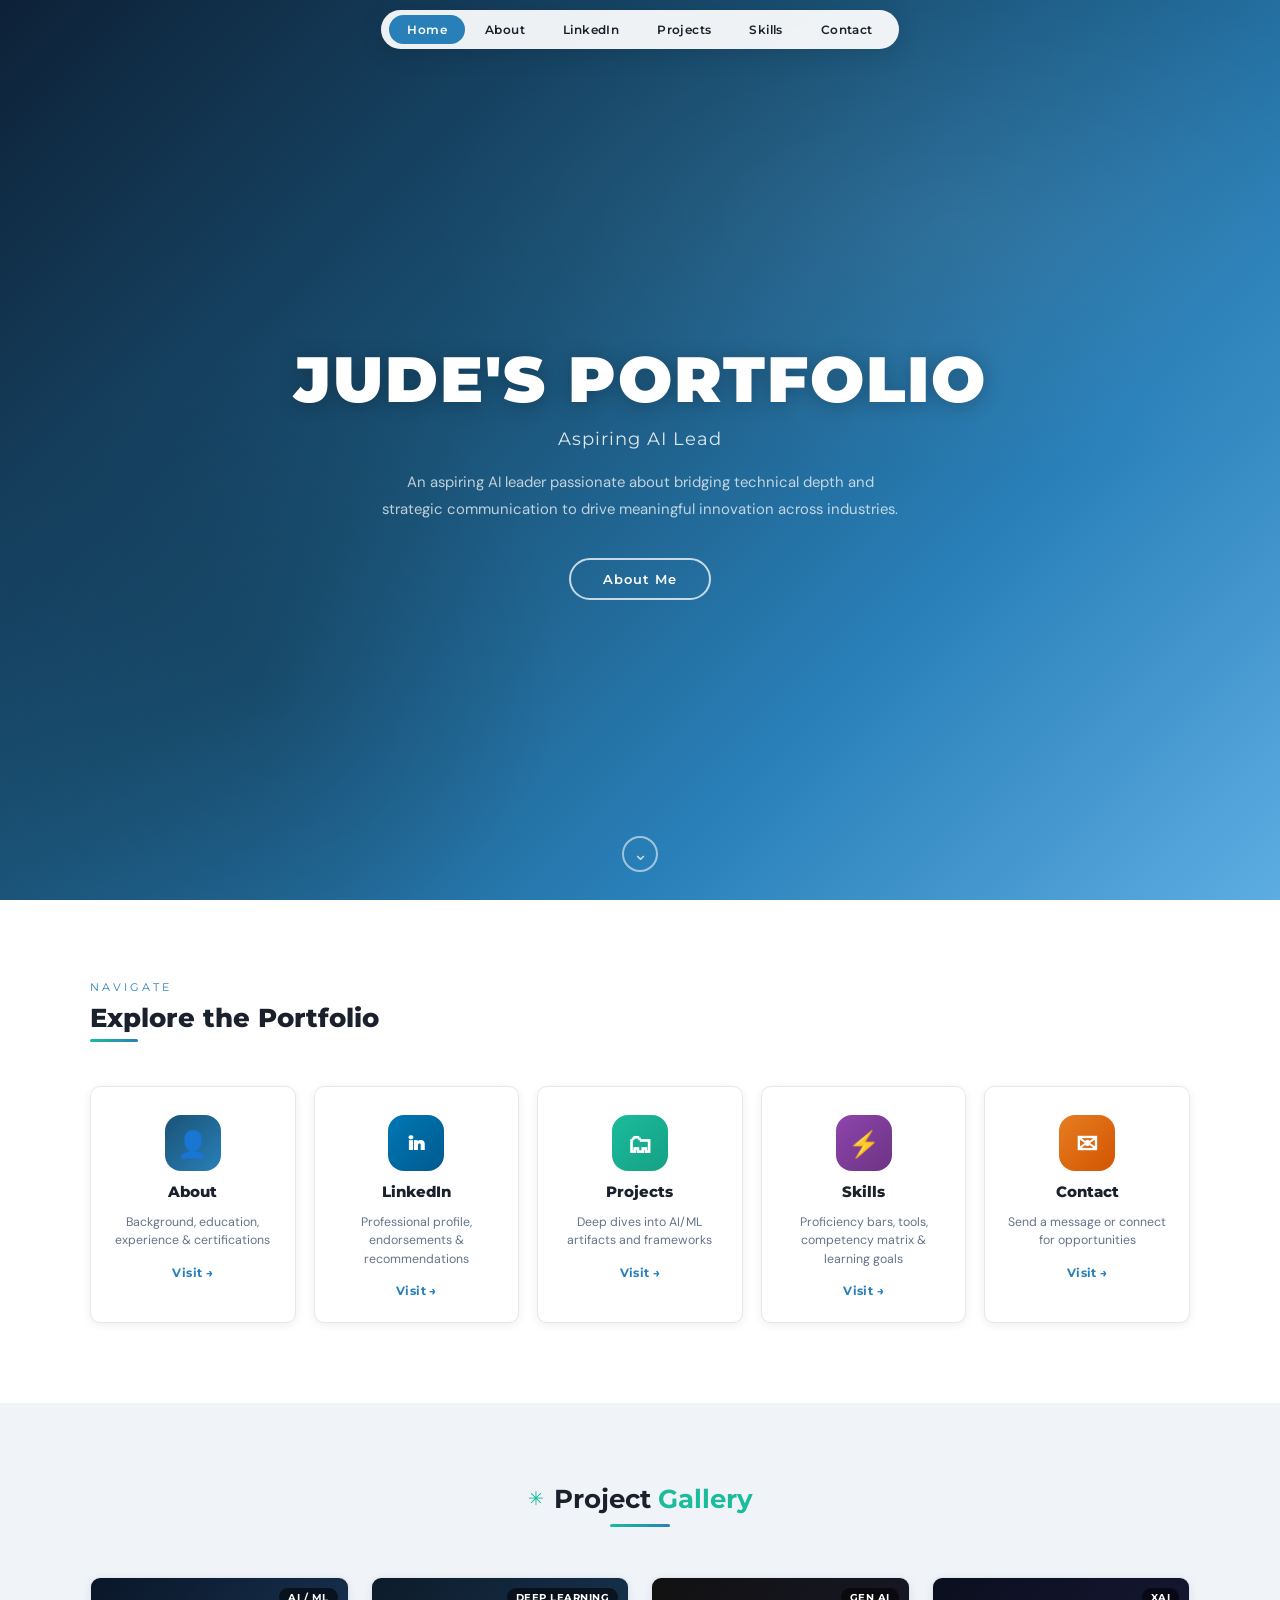
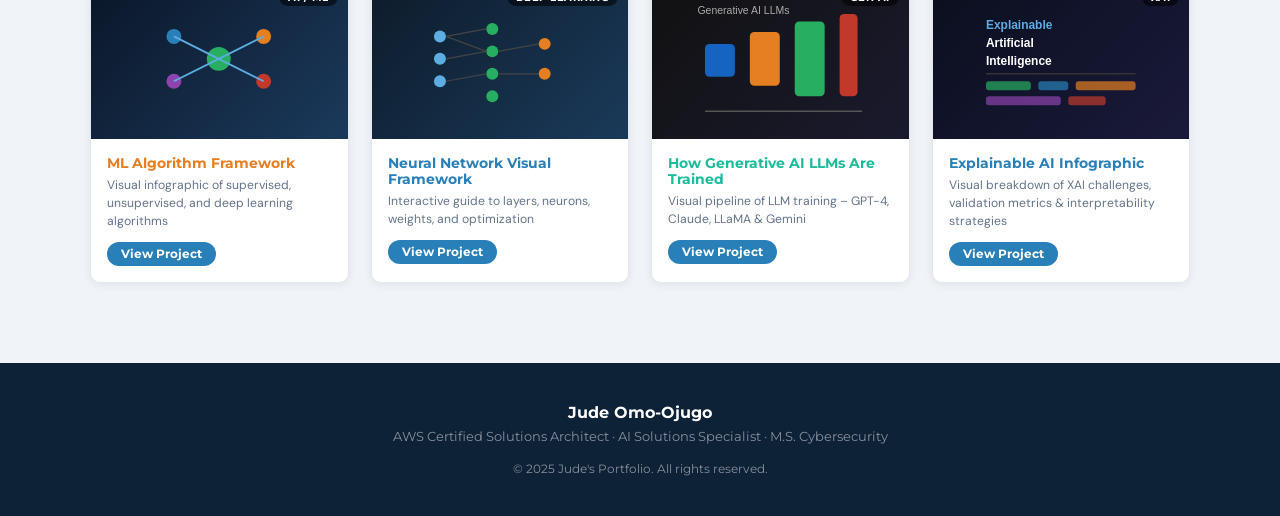
<file: index.html>
<!DOCTYPE html>
<html lang="en">
<head>
  <meta charset="UTF-8">
  <meta name="viewport" content="width=device-width, initial-scale=1.0">
  <title>Jude's Portfoliosy | Aspiring AI Leader</title>
  <link href="https://fonts.googleapis.com/css2?family=Montserrat:wght@400;600;700;900&family=DM+Sans:wght@300;400;500&display=swap" rel="stylesheet">
  <style>
    *, *::before, *::after { box-sizing: border-box; margin: 0; padding: 0; }

    :root {
      --blue-dark:   #0d2137;
      --blue-mid:    #1a5276;
      --blue-bright: #2980b9;
      --blue-light:  #5dade2;
      --green:       #1abc9c;
      --orange:      #e67e22;
      --text:        #1a202c;
      --muted:       #64748b;
      --bg:          #f0f3f7;
      --surface:     #ffffff;
      --border:      #e2e8f0;
      --radius:      10px;
      --shadow-sm:   0 2px 10px rgba(0,0,0,.07);
      --shadow-md:   0 8px 28px rgba(0,0,0,.11);
      --ease:        cubic-bezier(.4,0,.2,1);
      --font-d:      'Montserrat', sans-serif;
      --font-b:      'DM Sans', sans-serif;
    }

    html { scroll-behavior: smooth; }
    body { font-family: var(--font-b); color: var(--text); background: var(--surface); overflow-x: hidden; }
    a { text-decoration: none; color: inherit; }

    /* ── NAV ── */
    .site-nav {
      position: fixed; top: 0; left: 0; right: 0;
      z-index: 200;
      display: flex; justify-content: center;
      padding: 10px 20px;
    }
    .nav-pill {
      display: flex; gap: 2px;
      background: rgba(255,255,255,.93);
      border-radius: 40px;
      padding: 5px 8px;
      box-shadow: 0 4px 24px rgba(0,0,0,.13);
      backdrop-filter: blur(10px);
    }
    .nav-pill a {
      font-family: var(--font-d);
      font-size: .78rem; font-weight: 600; letter-spacing: .4px;
      color: var(--text);
      padding: 7px 18px; border-radius: 30px;
      transition: background .22s var(--ease), color .22s var(--ease);
    }
    .nav-pill a:hover, .nav-pill a.active {
      background: var(--blue-bright); color: #fff;
    }

    /* ── HERO ── */
    #hero {
      min-height: 100vh;
      background: linear-gradient(135deg, #0d2137 0%, #1a5276 40%, #2980b9 70%, #5dade2 100%);
      display: flex; flex-direction: column;
      align-items: center; justify-content: center;
      text-align: center;
      padding: 120px 24px 80px;
      position: relative; overflow: hidden;
    }
    #hero::before {
      content: '';
      position: absolute; inset: 0;
      background:
        radial-gradient(ellipse 60% 40% at 75% 25%, rgba(255,255,255,.06) 0%, transparent 70%),
        radial-gradient(ellipse 40% 60% at 20% 75%, rgba(0,0,0,.15) 0%, transparent 60%);
      pointer-events: none;
    }
    .hero-inner { position: relative; z-index: 1; max-width: 700px; }
    .hero-title {
      font-family: var(--font-d); font-weight: 900;
      font-size: clamp(2.4rem, 6vw, 4rem);
      color: #fff; letter-spacing: 2px; text-transform: uppercase;
      margin-bottom: 10px;
      text-shadow: 0 2px 20px rgba(0,0,0,.25);
    }
    .hero-sub {
      font-family: var(--font-d); font-size: 1.1rem; font-weight: 400;
      color: rgba(255,255,255,.85); letter-spacing: 1px; margin-bottom: 20px;
    }
    .hero-desc {
      font-size: .93rem; color: rgba(255,255,255,.72);
      line-height: 1.75; max-width: 520px; margin: 0 auto 36px;
    }
    .btn-hero {
      display: inline-block;
      padding: 11px 32px;
      border: 2px solid rgba(255,255,255,.75); border-radius: 30px;
      color: #fff; font-family: var(--font-d); font-size: .84rem; font-weight: 600;
      letter-spacing: 1px;
      transition: background .25s var(--ease);
    }
    .btn-hero:hover { background: rgba(255,255,255,.18); }
    .scroll-arrow {
      position: absolute; bottom: 28px; left: 50%; transform: translateX(-50%);
      width: 36px; height: 36px;
      border: 2px solid rgba(255,255,255,.55); border-radius: 50%;
      display: flex; align-items: center; justify-content: center;
      color: rgba(255,255,255,.75); font-size: 1.1rem;
      animation: bounce 2s infinite;
    }
    @keyframes bounce {
      0%,100% { transform: translateX(-50%) translateY(0); }
      50%      { transform: translateX(-50%) translateY(6px); }
    }

    /* ── PAGES SECTION ── */
    #pages { background: #fff; padding: 80px 40px; }
    .section-inner { max-width: 1100px; margin: 0 auto; }
    .sec-eyebrow {
      font-family: var(--font-d); font-size: .7rem; letter-spacing: 3px;
      text-transform: uppercase; color: var(--blue-bright); margin-bottom: 8px;
    }
    .sec-title {
      font-family: var(--font-d); font-size: 1.6rem; font-weight: 800;
      color: var(--text); margin-bottom: 6px;
    }
    .sec-rule {
      width: 48px; height: 3px; border-radius: 2px;
      background: linear-gradient(90deg, var(--green), var(--blue-bright));
      margin-bottom: 44px;
    }

    .pages-grid {
      display: grid;
      grid-template-columns: repeat(5, 1fr);
      gap: 18px;
    }
    .page-card {
      border: 1px solid var(--border);
      border-radius: var(--radius);
      padding: 28px 20px 24px;
      text-align: center;
      background: var(--surface);
      box-shadow: var(--shadow-sm);
      display: flex; flex-direction: column; align-items: center; gap: 12px;
      transition: transform .25s var(--ease), box-shadow .25s var(--ease), border-color .25s;
    }
    .page-card:hover {
      transform: translateY(-6px);
      box-shadow: var(--shadow-md);
      border-color: var(--blue-light);
    }
    .page-icon {
      width: 56px; height: 56px; border-radius: 16px;
      display: flex; align-items: center; justify-content: center;
      font-size: 1.6rem; font-family: var(--font-d); font-weight: 900;
      color: #fff;
    }
    .page-card h3 {
      font-family: var(--font-d); font-size: .92rem; font-weight: 800; color: var(--text);
    }
    .page-card p { font-size: .77rem; color: var(--muted); line-height: 1.5; }
    .page-arrow {
      font-family: var(--font-d); font-size: .74rem; font-weight: 700;
      color: var(--blue-bright); letter-spacing: .4px;
      margin-top: 4px;
    }

    /* ── GALLERY SECTION ── */
    #gallery { background: var(--bg); padding: 80px 40px; }

    .gallery-label {
      display: flex; align-items: center; gap: 10px;
      justify-content: center; margin-bottom: 10px;
    }
    .gallery-icon { color: var(--green); font-size: 1.2rem; }
    .gallery-label h2 {
      font-family: var(--font-d); font-size: 1.6rem; font-weight: 700; color: var(--text);
    }
    .gallery-label h2 em { color: var(--green); font-style: normal; }
    .gallery-rule {
      width: 60px; height: 3px; border-radius: 2px;
      background: linear-gradient(90deg, var(--green), var(--blue-bright));
      margin: 10px auto 50px;
    }

    .proj-grid {
      display: grid;
      grid-template-columns: repeat(4, 1fr);
      gap: 22px;
    }
    .proj-card {
      background: var(--surface);
      border-radius: var(--radius);
      overflow: hidden;
      border: 1px solid var(--border);
      box-shadow: var(--shadow-sm);
      display: block;
      transition: transform .25s var(--ease), box-shadow .25s var(--ease);
    }
    .proj-card:hover { transform: translateY(-5px); box-shadow: var(--shadow-md); }

    .proj-thumb {
      aspect-ratio: 16/10;
      display: flex; align-items: center; justify-content: center;
      position: relative; overflow: hidden;
    }
    .proj-thumb img { width: 100%; height: 100%; object-fit: cover; }
    .proj-badge {
      position: absolute; top: 10px; right: 10px;
      font-family: var(--font-d); font-size: .62rem; font-weight: 700;
      letter-spacing: .5px; text-transform: uppercase;
      background: rgba(0,0,0,.55); color: #fff;
      padding: 3px 9px; border-radius: 20px;
      backdrop-filter: blur(4px);
    }
    .proj-body { padding: 16px; }
    .proj-name {
      font-family: var(--font-d); font-size: .87rem; font-weight: 700; margin-bottom: 5px;
    }
    .proj-name.orange { color: var(--orange); }
    .proj-name.blue   { color: var(--blue-bright); }
    .proj-name.green  { color: var(--green); }
    .proj-desc { font-size: .76rem; color: var(--muted); line-height: 1.5; margin-bottom: 12px; }
    .proj-btn {
      display: inline-block;
      font-family: var(--font-d); font-size: .72rem; font-weight: 700;
      color: #fff; background: var(--blue-bright);
      padding: 5px 14px; border-radius: 20px;
      transition: background .2s;
    }
    .proj-btn:hover { background: var(--blue-mid); }

    /* ── FOOTER ── */
    footer {
      background: var(--blue-dark); color: rgba(255,255,255,.5);
      text-align: center; padding: 40px 20px;
      font-family: var(--font-d); font-size: .82rem;
    }
    footer strong { color: #fff; display: block; font-size: 1rem; margin-bottom: 6px; }

    /* ── RESPONSIVE ── */
    @media (max-width: 960px) {
      .pages-grid { grid-template-columns: repeat(3, 1fr); }
      .proj-grid  { grid-template-columns: repeat(2, 1fr); }
    }
    @media (max-width: 620px) {
      .pages-grid { grid-template-columns: repeat(2, 1fr); }
    }
  </style>
</head>
<body>

<!-- ═══════════════════════════════════════
     NAVIGATION
════════════════════════════════════════ -->
<nav class="site-nav">
  <div class="nav-pill">
    <a href="index.html" class="active">Home</a>
    <a href="about.html">About</a>
    <a href="linkedin.html">LinkedIn</a>
    <a href="projects.html">Projects</a>
    <a href="skills.html">Skills</a>
    <a href="contact.html">Contact</a>
  </div>
</nav>

<!-- ═══════════════════════════════════════
     HERO
════════════════════════════════════════ -->
<section id="hero">
  <div class="hero-inner">
    <h1 class="hero-title">Jude's Portfolio</h1>
    <p class="hero-sub">Aspiring AI Lead</p>
    <p class="hero-desc">An aspiring AI leader passionate about bridging technical depth and strategic communication to drive meaningful innovation across industries.</p>
    <a href="about.html" class="btn-hero">About Me</a>
  </div>
  <a href="#pages" class="scroll-arrow">&#8964;</a>
</section>

<!-- ═══════════════════════════════════════
     SITE PAGES  (5 hrefs)
════════════════════════════════════════ -->
<section id="pages">
  <div class="section-inner">
    <div class="sec-eyebrow">Navigate</div>
    <h2 class="sec-title">Explore the Portfolio</h2>
    <div class="sec-rule"></div>

    <div class="pages-grid">

      <a href="about.html" class="page-card">
        <div class="page-icon" style="background:linear-gradient(135deg,#1a5276,#2980b9);">👤</div>
        <h3>About</h3>
        <p>Background, education, experience &amp; certifications</p>
        <span class="page-arrow">Visit →</span>
      </a>

      <a href="linkedin.html" class="page-card">
        <div class="page-icon" style="background:linear-gradient(135deg,#0077b5,#005b8e); font-size:1.1rem; letter-spacing:-1px;">in</div>
        <h3>LinkedIn</h3>
        <p>Professional profile, endorsements &amp; recommendations</p>
        <span class="page-arrow">Visit →</span>
      </a>

      <a href="projects.html" class="page-card">
        <div class="page-icon" style="background:linear-gradient(135deg,#1abc9c,#16a085);">🗂</div>
        <h3>Projects</h3>
        <p>Deep dives into AI/ML artifacts and frameworks</p>
        <span class="page-arrow">Visit →</span>
      </a>

      <a href="skills.html" class="page-card">
        <div class="page-icon" style="background:linear-gradient(135deg,#8e44ad,#6c3483);">⚡</div>
        <h3>Skills</h3>
        <p>Proficiency bars, tools, competency matrix &amp; learning goals</p>
        <span class="page-arrow">Visit →</span>
      </a>

      <a href="contact.html" class="page-card">
        <div class="page-icon" style="background:linear-gradient(135deg,#e67e22,#d35400);">✉</div>
        <h3>Contact</h3>
        <p>Send a message or connect for opportunities</p>
        <span class="page-arrow">Visit →</span>
      </a>

    </div>
  </div>
</section>

<!-- ═══════════════════════════════════════
     PROJECT GALLERY  (8 hrefs)
════════════════════════════════════════ -->
<section id="gallery">
  <div class="section-inner">

    <div class="gallery-label">
      <span class="gallery-icon">✳</span>
      <h2>Project <em>Gallery</em></h2>
    </div>
    <div class="gallery-rule"></div>

    <div class="proj-grid">

      <!-- 
      <a href="projects.html#airlytics" class="proj-card">
        <div class="proj-thumb" style="background:linear-gradient(135deg,#1a2a4a,#2c5f8a);">
          <svg viewBox="0 0 120 80" width="70%" xmlns="http://www.w3.org/2000/svg">
            <circle cx="30" cy="40" r="22" fill="none" stroke="#5dade2" stroke-width="1.5"/>
            <path d="M50 30 Q70 20 90 35 L85 50 Q65 38 50 45Z" fill="#2980b9" opacity=".7"/>
            <text x="14" y="72" font-size="9" fill="#fff" font-family="sans-serif">AI</text>
            <line x1="55" y1="55" x2="95" y2="30" stroke="#5dade2" stroke-width="1" stroke-dasharray="3"/>
          </svg>
          <span class="proj-badge">AI / ML</span>
        </div>
        <div class="proj-body">
          <div class="proj-name orange">Smart Travel by AirLytics</div>
          <div class="proj-desc">AI chatbot for flight pricing fairness</div>
          <span class="proj-btn">View Project</span>
        </div>
      </a>

     
      <a href="projects.html#security" class="proj-card">
        <div class="proj-thumb" style="background:linear-gradient(135deg,#0d1b2a,#1e3a5f);">
          <svg viewBox="0 0 120 80" width="70%" xmlns="http://www.w3.org/2000/svg">
            <rect x="45" y="15" width="30" height="50" rx="4" fill="none" stroke="#5dade2" stroke-width="1.5"/>
            <circle cx="60" cy="40" r="10" fill="#2980b9" opacity=".6"/>
            <path d="M30 35 L45 35 M75 35 L90 35" stroke="#4fc3f7" stroke-width="1.5"/>
            <circle cx="60" cy="40" r="4" fill="#5dade2"/>
          </svg>
          <span class="proj-badge">Security</span>
        </div>
        <div class="proj-body">
          <div class="proj-name blue">Security Knights</div>
          <div class="proj-desc">Gamified secure coding training</div>
          <span class="proj-btn">View Project</span>
        </div>
      </a>

      
      <a href="projects.html#aishield" class="proj-card">
        <div class="proj-thumb" style="background:linear-gradient(135deg,#1565c0,#1976d2);">
          <svg viewBox="0 0 120 80" width="70%" xmlns="http://www.w3.org/2000/svg">
            <path d="M60 10 L85 22 L85 52 Q60 70 35 52 L35 22Z" fill="none" stroke="#fff" stroke-width="2"/>
            <path d="M60 20 L78 30 L78 52 Q60 64 42 52 L42 30Z" fill="#1976d2" opacity=".5"/>
            <text x="49" y="44" font-size="10" fill="#fff" font-weight="bold" font-family="sans-serif">AI</text>
            <text x="37" y="56" font-size="7" fill="rgba(255,255,255,.7)" font-family="sans-serif">Shield</text>
          </svg>
          <span class="proj-badge">Cloud</span>
        </div>
        <div class="proj-body">
          <div class="proj-name blue">AI Shield</div>
          <div class="proj-desc">Cybersecurity for non-technical users</div>
          <span class="proj-btn">View Project</span>
        </div>
      </a>

     
      <a href="projects.html#promptcraft" class="proj-card">
        <div class="proj-thumb" style="background:linear-gradient(135deg,#111,#2d2d2d);">
          <svg viewBox="0 0 120 80" width="70%" xmlns="http://www.w3.org/2000/svg">
            <rect x="10" y="15" width="100" height="50" rx="4" fill="none" stroke="#555" stroke-width="1"/>
            <rect x="10" y="15" width="100" height="12" rx="4" fill="#333"/>
            <circle cx="20" cy="21" r="3" fill="#ff5f57"/>
            <circle cx="30" cy="21" r="3" fill="#febc2e"/>
            <circle cx="40" cy="21" r="3" fill="#28c840"/>
            <text x="15" y="40" font-size="7" fill="#aaa" font-family="monospace">Prompt Marketplace</text>
            <text x="15" y="52" font-size="6" fill="#666" font-family="monospace">$ optimize --run</text>
          </svg>
          <span class="proj-badge">Gen AI</span>
        </div>
        <div class="proj-body">
          <div class="proj-name blue">PromptCraft</div>
          <div class="proj-desc">AI prompt marketplace with versioning &amp; analytics</div>
          <span class="proj-btn">View Project</span>
        </div>
      </a>

       -->
      <a href="projects.html#project1" class="proj-card">
        <div class="proj-thumb" style="background:linear-gradient(135deg,#0a1628,#1b3a5c);">
          <svg viewBox="0 0 120 80" width="70%" xmlns="http://www.w3.org/2000/svg">
            <circle cx="60" cy="40" r="8" fill="#27ae60"/>
            <circle cx="30" cy="25" r="5" fill="#2980b9"/>
            <circle cx="90" cy="25" r="5" fill="#e67e22"/>
            <circle cx="30" cy="55" r="5" fill="#8e44ad"/>
            <circle cx="90" cy="55" r="5" fill="#c0392b"/>
            <line x1="60" y1="40" x2="30" y2="25" stroke="#5dade2" stroke-width="1.2"/>
            <line x1="60" y1="40" x2="90" y2="25" stroke="#5dade2" stroke-width="1.2"/>
            <line x1="60" y1="40" x2="30" y2="55" stroke="#5dade2" stroke-width="1.2"/>
            <line x1="60" y1="40" x2="90" y2="55" stroke="#5dade2" stroke-width="1.2"/>
          </svg>
          <span class="proj-badge">AI / ML</span>
        </div>
        <div class="proj-body">
          <div class="proj-name orange">ML Algorithm Framework</div>
          <div class="proj-desc">Visual infographic of supervised, unsupervised, and deep learning algorithms</div>
          <span class="proj-btn">View Project</span>
        </div>
      </a>

      <!-- ⑥ Neural Network Visual Framework -->
      <a href="projects.html#project2" class="proj-card">
        <div class="proj-thumb" style="background:linear-gradient(135deg,#0d1b2a,#1a3a5a);">
          <svg viewBox="0 0 120 80" width="70%" xmlns="http://www.w3.org/2000/svg">
            <circle cx="20" cy="25" r="4" fill="#5dade2"/>
            <circle cx="20" cy="40" r="4" fill="#5dade2"/>
            <circle cx="20" cy="55" r="4" fill="#5dade2"/>
            <circle cx="55" cy="20" r="4" fill="#27ae60"/>
            <circle cx="55" cy="35" r="4" fill="#27ae60"/>
            <circle cx="55" cy="50" r="4" fill="#27ae60"/>
            <circle cx="55" cy="65" r="4" fill="#27ae60"/>
            <circle cx="90" cy="30" r="4" fill="#e67e22"/>
            <circle cx="90" cy="50" r="4" fill="#e67e22"/>
            <line x1="24" y1="25" x2="51" y2="20" stroke="#444" stroke-width=".8"/>
            <line x1="24" y1="25" x2="51" y2="35" stroke="#444" stroke-width=".8"/>
            <line x1="24" y1="40" x2="51" y2="35" stroke="#444" stroke-width=".8"/>
            <line x1="24" y1="55" x2="51" y2="50" stroke="#444" stroke-width=".8"/>
            <line x1="59" y1="35" x2="86" y2="30" stroke="#444" stroke-width=".8"/>
            <line x1="59" y1="50" x2="86" y2="50" stroke="#444" stroke-width=".8"/>
          </svg>
          <span class="proj-badge">Deep Learning</span>
        </div>
        <div class="proj-body">
          <div class="proj-name blue">Neural Network Visual Framework</div>
          <div class="proj-desc">Interactive guide to layers, neurons, weights, and optimization</div>
          <span class="proj-btn">View Project</span>
        </div>
      </a>

      <!-- ⑦ How Generative AI LLMs Are Trained -->
      <a href="projects.html#project3" class="proj-card">
        <div class="proj-thumb" style="background:linear-gradient(135deg,#111,#1a1a2e);">
          <svg viewBox="0 0 120 80" width="70%" xmlns="http://www.w3.org/2000/svg">
            <rect x="10" y="30" width="20" height="22" rx="3" fill="#1565c0"/>
            <rect x="40" y="22" width="20" height="36" rx="3" fill="#e67e22"/>
            <rect x="70" y="15" width="20" height="50" rx="3" fill="#27ae60"/>
            <rect x="100" y="10" width="12" height="55" rx="3" fill="#c0392b"/>
            <line x1="10" y1="75" x2="115" y2="75" stroke="#555" stroke-width="1"/>
            <text x="5" y="10" font-size="7" fill="#aaa" font-family="sans-serif">Generative AI LLMs</text>
          </svg>
          <span class="proj-badge">Gen AI</span>
        </div>
        <div class="proj-body">
          <div class="proj-name green">How Generative AI LLMs Are Trained</div>
          <div class="proj-desc">Visual pipeline of LLM training – GPT-4, Claude, LLaMA &amp; Gemini</div>
          <span class="proj-btn">View Project</span>
        </div>
      </a>

      <!-- ⑧ Explainable AI Infographic -->
      <a href="projects.html#project4" class="proj-card">
        <div class="proj-thumb" style="background:linear-gradient(135deg,#0a0f1e,#1a1a3a);">
          <svg viewBox="0 0 120 80" width="70%" xmlns="http://www.w3.org/2000/svg">
            <text x="10" y="20" font-size="8" fill="#5dade2" font-family="sans-serif" font-weight="bold">Explainable</text>
            <text x="10" y="32" font-size="8" fill="#fff" font-family="sans-serif" font-weight="bold">Artificial</text>
            <text x="10" y="44" font-size="8" fill="#fff" font-family="sans-serif" font-weight="bold">Intelligence</text>
            <line x1="10" y1="50" x2="110" y2="50" stroke="#333" stroke-width="1"/>
            <rect x="10" y="55" width="30" height="6" rx="2" fill="#27ae60" opacity=".7"/>
            <rect x="45" y="55" width="20" height="6" rx="2" fill="#2980b9" opacity=".7"/>
            <rect x="70" y="55" width="40" height="6" rx="2" fill="#e67e22" opacity=".7"/>
            <rect x="10" y="65" width="50" height="6" rx="2" fill="#8e44ad" opacity=".7"/>
            <rect x="65" y="65" width="25" height="6" rx="2" fill="#c0392b" opacity=".7"/>
          </svg>
          <span class="proj-badge">XAI</span>
        </div>
        <div class="proj-body">
          <div class="proj-name blue">Explainable AI Infographic</div>
          <div class="proj-desc">Visual breakdown of XAI challenges, validation metrics &amp; interpretability strategies</div>
          <span class="proj-btn">View Project</span>
        </div>
      </a>

    </div><!-- /proj-grid -->
  </div>
</section>

<!-- ═══════════════════════════════════════
     FOOTER
════════════════════════════════════════ -->
<footer>
  <strong>Jude Omo-Ojugo</strong>
  AWS Certified Solutions Architect · AI Solutions Specialist · M.S. Cybersecurity
  <br><br>
  <span style="font-size:.74rem;">© 2025 Jude's Portfolio. All rights reserved.</span>
</footer>

</body>
</html>
</file>
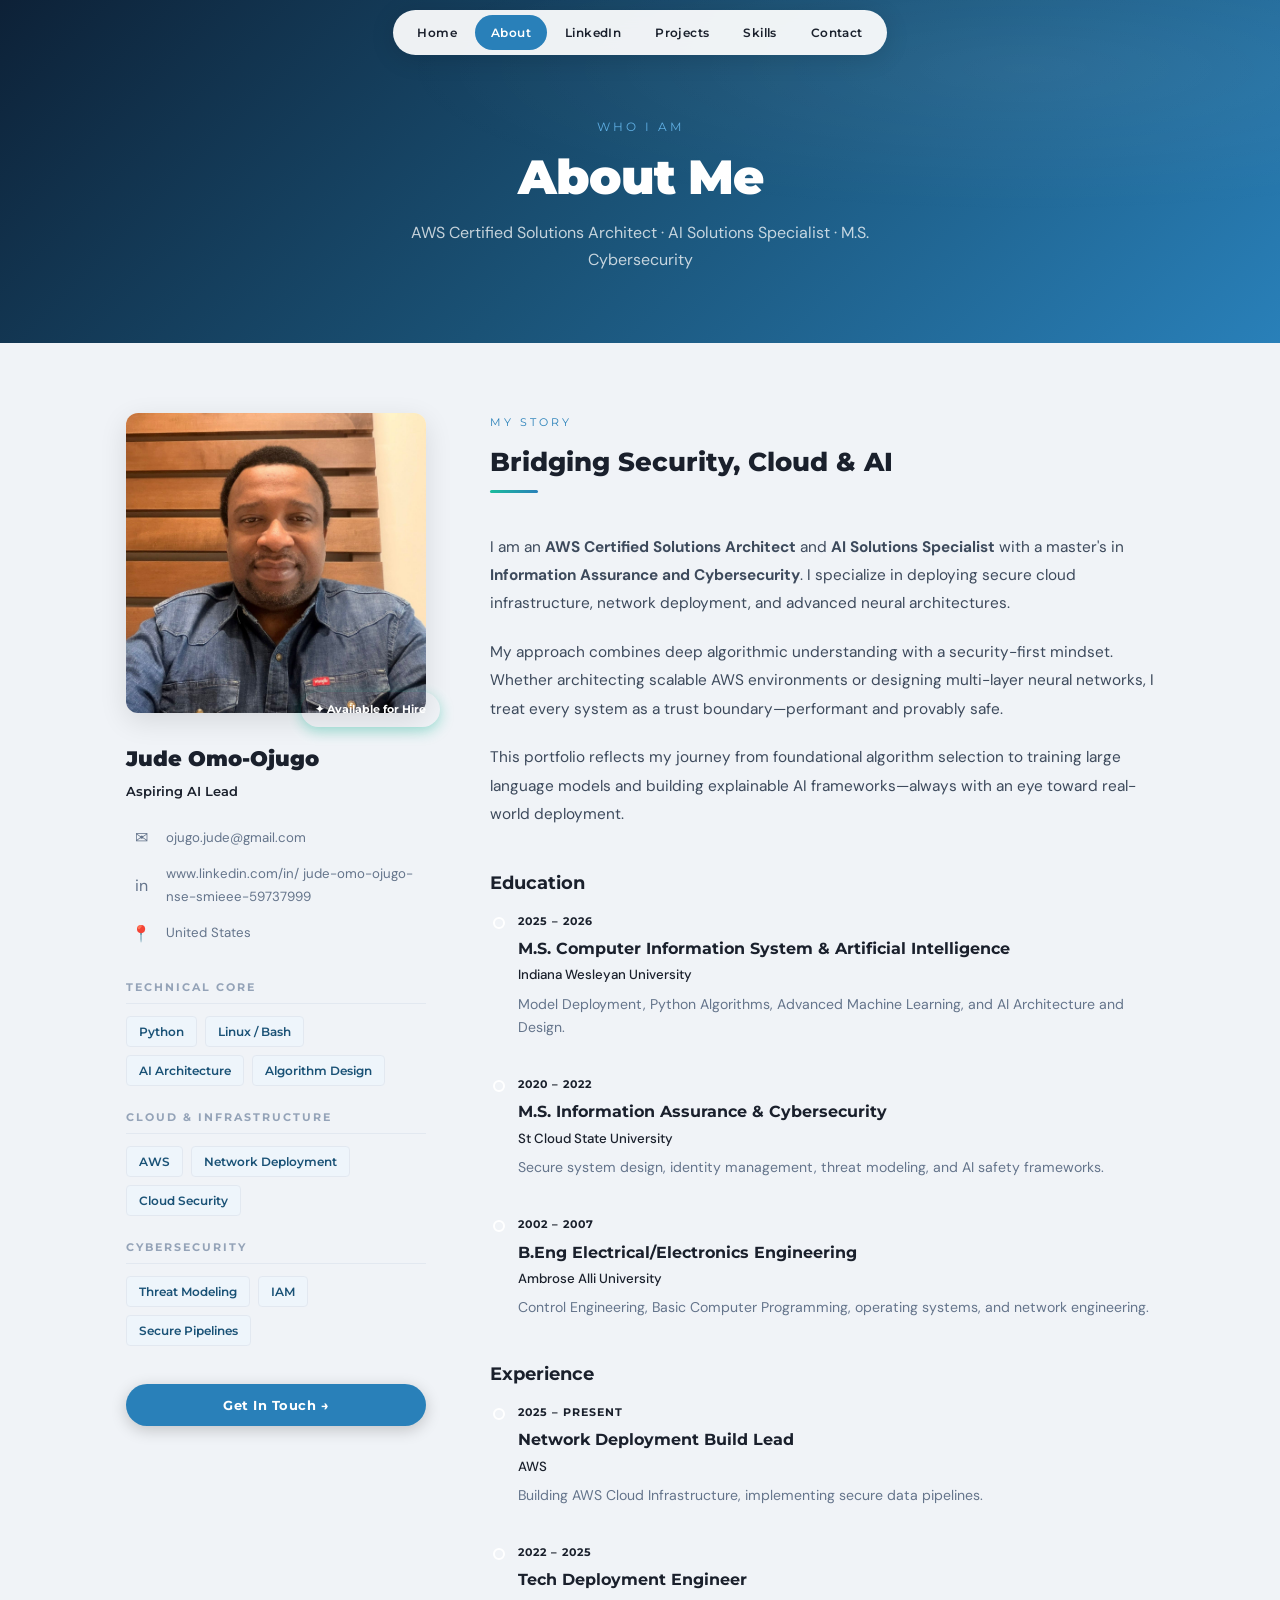
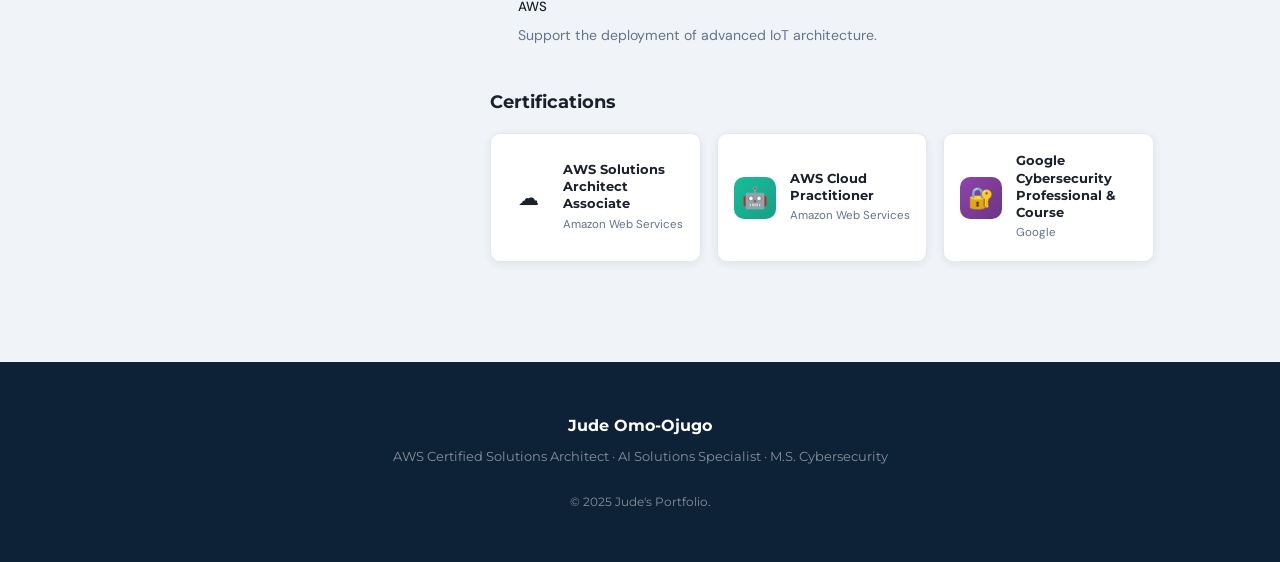
<file: about.html>
<!DOCTYPE html>
<html lang="en">
<head>
  <meta charset="UTF-8">
  <meta name="viewport" content="width=device-width, initial-scale=1.0">
  <title>About — Jude's Portfolio</title>
  <link rel="stylesheet" href="theme.css">
  <style>
    .about-grid { display:grid; grid-template-columns:300px 1fr; gap:64px; align-items:start; }
    .about-sidebar { position:sticky; top:80px; }
    .profile-wrap { position:relative; margin-bottom:28px; }
    .profile-img { width:100%; aspect-ratio:1; border-radius:12px; object-fit:cover; display:block; background:linear-gradient(135deg,#1a5276,#5dade2); box-shadow:var(--shadow-md); }
    .profile-badge { position:absolute; bottom:-14px; right:-14px; background:var(--c-green); color:#fff; font-family:var(--font-display); font-size:.7rem; font-weight:700; padding:8px 14px; border-radius:30px; box-shadow:0 4px 14px rgba(26,188,156,.4); }
    .sidebar-name { font-family:var(--font-display); font-size:1.3rem; font-weight:900; margin-top:28px; margin-bottom:4px; }
    .sidebar-role { font-size:.83rem; color:var(--c-hero-bright); font-weight:600; font-family:var(--font-display); margin-bottom:20px; }
    .contact-links { display:flex; flex-direction:column; gap:10px; margin-bottom:30px; }
    .contact-link { display:flex; align-items:center; gap:10px; font-size:.83rem; color:var(--c-muted); transition:color .2s; }
    .contact-link:hover { color:var(--c-hero-bright); }
    .contact-link .icon { width:30px; height:30px; background:var(--c-bg); border-radius:8px; display:flex; align-items:center; justify-content:center; font-size:1rem; flex-shrink:0; }
    .skill-group { margin-bottom:22px; }
    .skill-group h4 { font-family:var(--font-display); font-size:.68rem; text-transform:uppercase; letter-spacing:2px; color:var(--c-faint); border-bottom:1px solid var(--c-border); padding-bottom:6px; margin-bottom:12px; }
    .about-main p { font-size:.96rem; color:#3d4a5c; line-height:1.85; margin-bottom:20px; }
    .about-main h3 { font-family:var(--font-display); font-size:1.1rem; font-weight:700; color:var(--c-text); margin:40px 0 14px; }
    .timeline { position:relative; padding-left:28px; }
    .timeline::before { content:''; position:absolute; left:6px; top:6px; bottom:6px; width:2px; background:linear-gradient(to bottom,var(--c-hero-bright),var(--c-green)); border-radius:2px; }
    .tl-item { position:relative; margin-bottom:36px; }
    .tl-dot { position:absolute; left:-25px; top:5px; width:12px; height:12px; border-radius:50%; background:var(--c-hero-bright); border:2px solid #fff; box-shadow:0 0 0 2px var(--c-hero-bright); }
    .tl-date { font-family:var(--font-display); font-size:.7rem; color:var(--c-green); letter-spacing:1px; font-weight:700; text-transform:uppercase; margin-bottom:4px; }
    .tl-title { font-family:var(--font-display); font-size:1rem; font-weight:700; margin-bottom:2px; }
    .tl-org { font-size:.83rem; color:var(--c-hero-bright); font-weight:500; margin-bottom:6px; }
    .tl-desc { font-size:.88rem; color:var(--c-muted); line-height:1.65; }
    .certs-grid { display:grid; grid-template-columns:repeat(auto-fill,minmax(200px,1fr)); gap:16px; margin-top:16px; }
    .cert-card { background:var(--c-surface); border:1px solid var(--c-border); border-radius:var(--radius); padding:18px 16px; display:flex; align-items:center; gap:14px; box-shadow:var(--shadow-sm); transition:transform .22s var(--ease),box-shadow .22s var(--ease); }
    .cert-card:hover { transform:translateY(-3px); box-shadow:var(--shadow-md); }
    .cert-icon { width:42px; height:42px; border-radius:10px; background:linear-gradient(135deg,var(--c-hero-mid),var(--c-hero-bright)); display:flex; align-items:center; justify-content:center; font-size:1.3rem; flex-shrink:0; }
    .cert-name { font-family:var(--font-display); font-size:.8rem; font-weight:700; line-height:1.35; }
    .cert-issuer { font-size:.72rem; color:var(--c-muted); margin-top:2px; }
    @media(max-width:860px){ .about-grid{grid-template-columns:1fr;} .about-sidebar{position:static;} }
  </style>
</head>
<body>
<nav class="site-nav">
  <div class="nav-pill">
    <a href="index.html">Home</a>
    <a href="about.html" class="active">About</a>
    <a href="linkedin.html">LinkedIn</a>
    <a href="projects.html">Projects</a>
    <a href="skills.html">Skills</a>
    <a href="contact.html">Contact</a>
  </div>
</nav>
<header class="page-hero">
  <p class="page-hero__eyebrow fade-up">Who I Am</p>
  <h1 class="page-hero__title fade-up delay-1">About Me</h1>
  <p class="page-hero__sub fade-up delay-2">AWS Certified Solutions Architect · AI Solutions Specialist · M.S. Cybersecurity</p>
</header>
<div class="page-body">
  <div class="about-grid">
    <aside class="about-sidebar fade-up">
      <div class="profile-wrap">
        <img src="your-image.jpg" alt="Jude Omo-Ojugo" class="profile-img">
        <span class="profile-badge">✦ Available for Hire</span>
      </div>
      <div class="sidebar-name">Jude Omo-Ojugo</div>
      <div class="sidebar-role">Aspiring AI Lead</div>
      <div class="contact-links">
        <a href="mailto:ojugo.jude@gmail.com" class="contact-link"><span class="icon">✉</span>ojugo.jude@gmail.com</a>
        <a href="linkedin.html" class="contact-link"><span class="icon">in</span>www.linkedin.com/in/
jude-omo-ojugo-nse-smieee-59737999
</a>
        <a href="contact.html" class="contact-link"><span class="icon">📍</span>United States</a>
      </div>
      <div class="skill-group"><h4>Technical Core</h4><div class="tag-list"><span class="tag">Python</span><span class="tag">Linux / Bash</span><span class="tag">AI Architecture</span><span class="tag">Algorithm Design</span></div></div>
      <div class="skill-group"><h4>Cloud &amp; Infrastructure</h4><div class="tag-list"><span class="tag">AWS</span><span class="tag">Network Deployment</span><span class="tag">Cloud Security</span></div></div>
      <div class="skill-group"><h4>Cybersecurity</h4><div class="tag-list"><span class="tag">Threat Modeling</span><span class="tag">IAM</span><span class="tag">Secure Pipelines</span></div></div>
      <a href="contact.html" class="btn btn-primary" style="width:100%;justify-content:center;margin-top:16px;">Get In Touch →</a>
    </aside>
    <main class="about-main fade-up delay-2">
      <div class="sec-eyebrow">My Story</div>
      <h2 class="sec-title">Bridging Security, Cloud &amp; AI</h2>
      <div class="sec-rule"></div>
      <p>I am an <strong>AWS Certified Solutions Architect</strong> and <strong>AI Solutions Specialist</strong> with a master's in <strong>Information Assurance and Cybersecurity</strong>. I specialize in deploying secure cloud infrastructure, network deployment, and advanced neural architectures.</p>
      <p>My approach combines deep algorithmic understanding with a security-first mindset. Whether architecting scalable AWS environments or designing multi-layer neural networks, I treat every system as a trust boundary—performant and provably safe.</p>
      <p>This portfolio reflects my journey from foundational algorithm selection to training large language models and building explainable AI frameworks—always with an eye toward real-world deployment.</p>
      <h3>Education</h3>
      <div class="timeline">
        <div class="tl-item"><div class="tl-dot"></div><div class="tl-date">2025 – 2026</div><div class="tl-title">M.S. Computer Information System &amp; Artificial Intelligence</div><div class="tl-org">Indiana Wesleyan University</div><div class="tl-desc">Model Deployment, Python Algorithms, Advanced Machine Learning, and AI Architecture and Design.</div></div>
        <div class="tl-item"><div class="tl-dot"></div><div class="tl-date">2020 – 2022</div><div class="tl-title">M.S. Information Assurance &amp; Cybersecurity</div><div class="tl-org">St Cloud State University</div><div class="tl-desc">Secure system design, identity management, threat modeling, and AI safety frameworks.</div></div>
        <div class="tl-item"><div class="tl-dot" style="background:var(--c-green);box-shadow:0 0 0 2px var(--c-green);"></div><div class="tl-date">2002 – 2007</div><div class="tl-title">B.Eng Electrical/Electronics Engineering</div><div class="tl-org">Ambrose Alli University</div><div class="tl-desc">Control Engineering, Basic Computer Programming, operating systems, and network engineering.</div></div>
      </div>
      <h3>Experience</h3>
      <div class="timeline">
        <div class="tl-item"><div class="tl-dot"></div><div class="tl-date">2025 – Present</div><div class="tl-title">Network Deployment Build Lead</div><div class="tl-org">AWS</div><div class="tl-desc">Building AWS Cloud Infrastructure, implementing secure data pipelines.</div></div>
        <div class="tl-item"><div class="tl-dot" style="background:var(--c-green);box-shadow:0 0 0 2px var(--c-green);"></div><div class="tl-date">2022 – 2025</div><div class="tl-title">Tech Deployment Engineer</div><div class="tl-org">AWS</div><div class="tl-desc">Support the deployment of advanced IoT architecture.</div></div>
      </div>
      <h3>Certifications</h3>
      <div class="certs-grid">
        <div class="cert-card"><div class="cert-icon">☁</div><div><div class="cert-name">AWS Solutions Architect Associate</div><div class="cert-issuer">Amazon Web Services</div></div></div>
        <div class="cert-card"><div class="cert-icon" style="background:linear-gradient(135deg,#1abc9c,#16a085);">🤖</div><div><div class="cert-name">AWS Cloud Practitioner</div><div class="cert-issuer">Amazon Web Services</div></div></div>
        <div class="cert-card"><div class="cert-icon" style="background:linear-gradient(135deg,#8e44ad,#6c3483);">🔐</div><div><div class="cert-name">Google Cybersecurity Professional  &amp; Course</div><div class="cert-issuer">Google</div></div></div>
      </div>
    </main>
  </div>
</div>
<footer class="site-footer"><strong>Jude Omo-Ojugo</strong>AWS Certified Solutions Architect · AI Solutions Specialist · M.S. Cybersecurity<br><br><span style="font-size:.75rem;">© 2025 Jude's Portfolio.</span></footer>
</body>
</html>
</file>
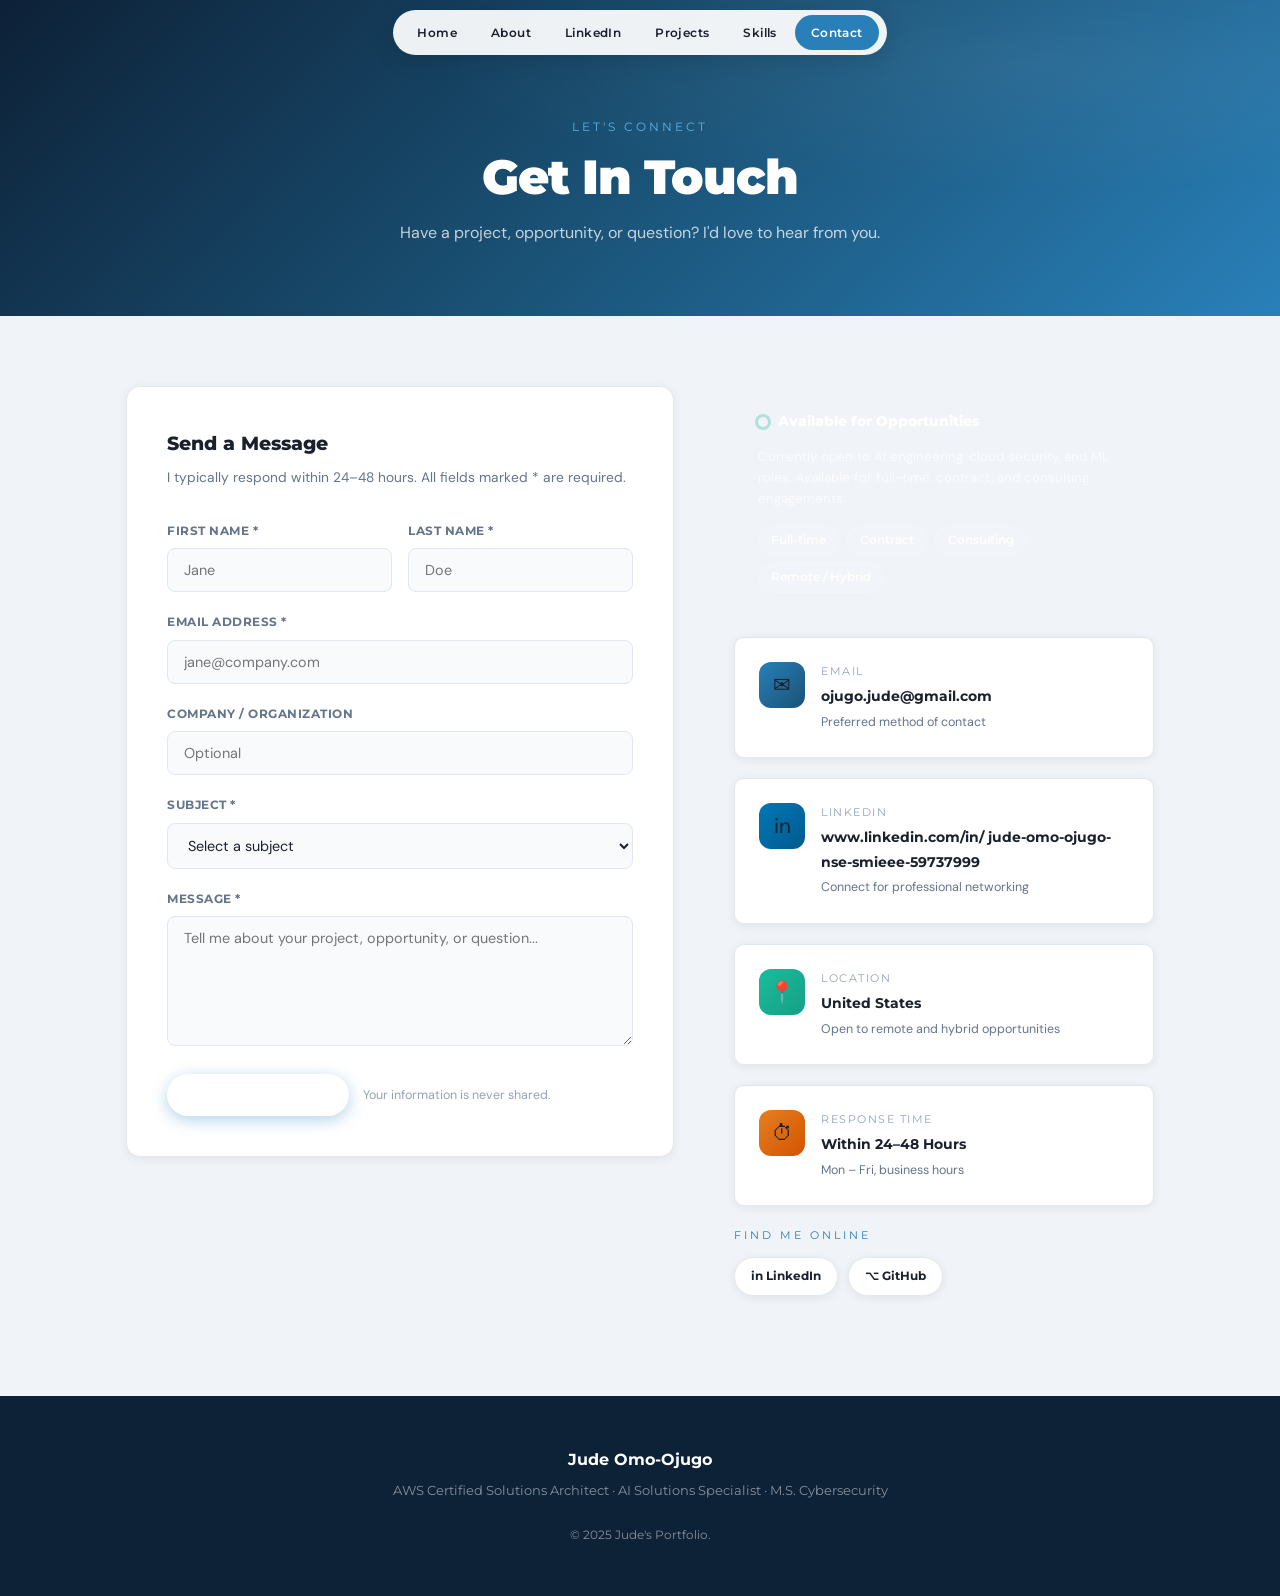
<file: contact.html>
<!DOCTYPE html>
<html lang="en">
<head>
  <meta charset="UTF-8">
  <meta name="viewport" content="width=device-width, initial-scale=1.0">
  <title>Contact — Jude's Portfolio</title>
  <link rel="stylesheet" href="theme.css">
  <style>
    .contact-layout{display:grid;grid-template-columns:1fr 420px;gap:60px;align-items:start;}
    .contact-form-wrap{background:var(--c-surface);border:1px solid var(--c-border);border-radius:14px;padding:40px;box-shadow:var(--shadow-sm);}
    .form-title{font-family:var(--font-display);font-size:1.2rem;font-weight:800;color:var(--c-text);margin-bottom:6px;}
    .form-sub{font-size:.86rem;color:var(--c-muted);margin-bottom:32px;}
    .form-row{display:grid;grid-template-columns:1fr 1fr;gap:16px;}
    .form-group{margin-bottom:20px;}
    label{display:block;font-family:var(--font-display);font-size:.75rem;font-weight:700;letter-spacing:.5px;text-transform:uppercase;color:var(--c-muted);margin-bottom:7px;}
    input,textarea,select{width:100%;padding:12px 16px;font-family:var(--font-body);font-size:.9rem;color:var(--c-text);background:#f8fafc;border:1.5px solid var(--c-border);border-radius:8px;outline:none;transition:border-color .2s var(--ease),box-shadow .2s var(--ease);resize:vertical;}
    input:focus,textarea:focus,select:focus{border-color:var(--c-hero-bright);box-shadow:0 0 0 3px rgba(41,128,185,.12);background:#fff;}
    textarea{min-height:130px;}
    .form-submit{display:flex;align-items:center;gap:14px;margin-top:8px;}
    .btn-submit{font-family:var(--font-display);font-size:.85rem;font-weight:700;padding:13px 32px;border-radius:30px;border:none;background:var(--c-hero-bright);color:#fff;cursor:pointer;box-shadow:0 4px 16px rgba(41,128,185,.35);transition:background .22s var(--ease),transform .18s var(--ease);}
    .btn-submit:hover{background:var(--c-hero-mid);transform:translateY(-2px);}
    .form-note{font-size:.78rem;color:var(--c-faint);}
    .success-msg{display:none;background:#eafaf1;border:1px solid #a9dfbf;border-radius:8px;padding:16px 20px;color:#1e8449;font-family:var(--font-display);font-size:.87rem;font-weight:600;margin-top:16px;}
    .contact-info{display:flex;flex-direction:column;gap:20px;}
    .info-card{background:var(--c-surface);border:1px solid var(--c-border);border-radius:var(--radius);padding:24px;display:flex;gap:16px;align-items:flex-start;box-shadow:var(--shadow-sm);transition:transform .22s var(--ease),box-shadow .22s var(--ease);}
    .info-card:hover{transform:translateY(-3px);box-shadow:var(--shadow-md);}
    .info-icon{width:46px;height:46px;border-radius:12px;display:flex;align-items:center;justify-content:center;font-size:1.3rem;flex-shrink:0;}
    .info-label{font-family:var(--font-display);font-size:.68rem;text-transform:uppercase;letter-spacing:1.5px;color:var(--c-faint);margin-bottom:4px;}
    .info-value{font-family:var(--font-display);font-size:.9rem;font-weight:700;color:var(--c-text);}
    .info-sub{font-size:.78rem;color:var(--c-muted);margin-top:3px;}
    .avail-card{background:linear-gradient(135deg,var(--c-hero-dark),var(--c-hero-mid));border-radius:var(--radius);padding:24px;color:#fff;}
    .avail-header{display:flex;align-items:center;gap:10px;margin-bottom:12px;}
    .avail-dot{width:10px;height:10px;border-radius:50%;background:var(--c-green);box-shadow:0 0 0 3px rgba(26,188,156,.3);animation:pulse 2s infinite;}
    @keyframes pulse{0%,100%{box-shadow:0 0 0 3px rgba(26,188,156,.3);}50%{box-shadow:0 0 0 6px rgba(26,188,156,.1);}}
    .avail-title{font-family:var(--font-display);font-size:.88rem;font-weight:800;}
    .avail-text{font-size:.83rem;color:rgba(255,255,255,.75);line-height:1.6;margin-bottom:16px;}
    .avail-tags{display:flex;flex-wrap:wrap;gap:8px;}
    .avail-tag{background:rgba(255,255,255,.12);border:1px solid rgba(255,255,255,.2);border-radius:20px;padding:4px 12px;font-family:var(--font-display);font-size:.72rem;font-weight:600;color:rgba(255,255,255,.9);}
    .social-row{display:flex;gap:10px;margin-top:4px;}
    .social-btn{display:inline-flex;align-items:center;gap:7px;background:var(--c-surface);border:1px solid var(--c-border);border-radius:30px;padding:8px 16px;font-family:var(--font-display);font-size:.76rem;font-weight:700;color:var(--c-text);box-shadow:var(--shadow-sm);transition:all .2s var(--ease);}
    .social-btn:hover{background:var(--c-hero-bright);border-color:var(--c-hero-bright);color:#fff;transform:translateY(-2px);}
    @media(max-width:880px){.contact-layout{grid-template-columns:1fr;}.form-row{grid-template-columns:1fr;}}
  </style>
</head>
<body>
<nav class="site-nav">
  <div class="nav-pill">
    <a href="index.html">Home</a>
    <a href="about.html">About</a>
    <a href="linkedin.html">LinkedIn</a>
    <a href="projects.html">Projects</a>
    <a href="skills.html">Skills</a>
    <a href="contact.html" class="active">Contact</a>
  </div>
</nav>
<header class="page-hero">
  <p class="page-hero__eyebrow fade-up">Let's Connect</p>
  <h1 class="page-hero__title fade-up delay-1">Get In Touch</h1>
  <p class="page-hero__sub fade-up delay-2">Have a project, opportunity, or question? I'd love to hear from you.</p>
</header>
<div class="page-body">
  <div class="contact-layout">
    <div class="contact-form-wrap fade-up">
      <div class="form-title">Send a Message</div>
      <div class="form-sub">I typically respond within 24–48 hours. All fields marked * are required.</div>
      <form id="contactForm" onsubmit="handleSubmit(event)">
        <div class="form-row">
          <div class="form-group"><label>First Name *</label><input type="text" placeholder="Jane" required></div>
          <div class="form-group"><label>Last Name *</label><input type="text" placeholder="Doe" required></div>
        </div>
        <div class="form-group"><label>Email Address *</label><input type="email" placeholder="jane@company.com" required></div>
        <div class="form-group"><label>Company / Organization</label><input type="text" placeholder="Optional"></div>
        <div class="form-group"><label>Subject *</label><select required><option value="" disabled selected>Select a subject</option><option>Job Opportunity</option><option>Project Collaboration</option><option>Speaking / Consulting</option><option>General Inquiry</option><option>Other</option></select></div>
        <div class="form-group"><label>Message *</label><textarea placeholder="Tell me about your project, opportunity, or question..." required></textarea></div>
        <div class="form-submit">
          <button type="submit" class="btn-submit">Send Message →</button>
          <span class="form-note">Your information is never shared.</span>
        </div>
        <div class="success-msg" id="successMsg">✅ Message sent! I'll get back to you within 24–48 hours.</div>
      </form>
    </div>
    <div class="contact-info fade-up delay-2">
      <div class="avail-card">
        <div class="avail-header"><div class="avail-dot"></div><div class="avail-title">Available for Opportunities</div></div>
        <p class="avail-text">Currently open to AI engineering, cloud security, and ML roles. Available for full-time, contract, and consulting engagements.</p>
        <div class="avail-tags"><span class="avail-tag">Full-time</span><span class="avail-tag">Contract</span><span class="avail-tag">Consulting</span><span class="avail-tag">Remote / Hybrid</span></div>
      </div>
      <div class="info-card">
        <div class="info-icon" style="background:linear-gradient(135deg,#2980b9,#1a5276);">✉</div>
        <div><div class="info-label">Email</div><div class="info-value">ojugo.jude@gmail.com</div><div class="info-sub">Preferred method of contact</div></div>
      </div>
      <div class="info-card">
        <div class="info-icon" style="background:linear-gradient(135deg,#0077b5,#005b8e);">in</div>
        <div><div class="info-label">LinkedIn</div><div class="info-value">www.linkedin.com/in/
jude-omo-ojugo-nse-smieee-59737999
</div><div class="info-sub">Connect for professional networking</div></div>
      </div>
      <div class="info-card">
        <div class="info-icon" style="background:linear-gradient(135deg,#1abc9c,#16a085);">📍</div>
        <div><div class="info-label">Location</div><div class="info-value">United States</div><div class="info-sub">Open to remote and hybrid opportunities</div></div>
      </div>
      <div class="info-card">
        <div class="info-icon" style="background:linear-gradient(135deg,#e67e22,#d35400);">⏱</div>
        <div><div class="info-label">Response Time</div><div class="info-value">Within 24–48 Hours</div><div class="info-sub">Mon – Fri, business hours</div></div>
      </div>
      <div>
        <div class="sec-eyebrow" style="margin-bottom:12px;">Find Me Online</div>
        <div class="social-row">
          <a href="linkedin.html" class="social-btn">in LinkedIn</a>
          <a href="https://github.com" target="_blank" class="social-btn">⌥ GitHub</a>
        </div>
      </div>
    </div>
  </div>
</div>
<footer class="site-footer"><strong>Jude Omo-Ojugo</strong>AWS Certified Solutions Architect · AI Solutions Specialist · M.S. Cybersecurity<br><br><span style="font-size:.75rem;">© 2025 Jude's Portfolio.</span></footer>
<script>
  function handleSubmit(e){e.preventDefault();var m=document.getElementById('successMsg');m.style.display='block';e.target.reset();setTimeout(function(){m.style.display='none';},6000);}
</script>
</body>
</html>
</file>
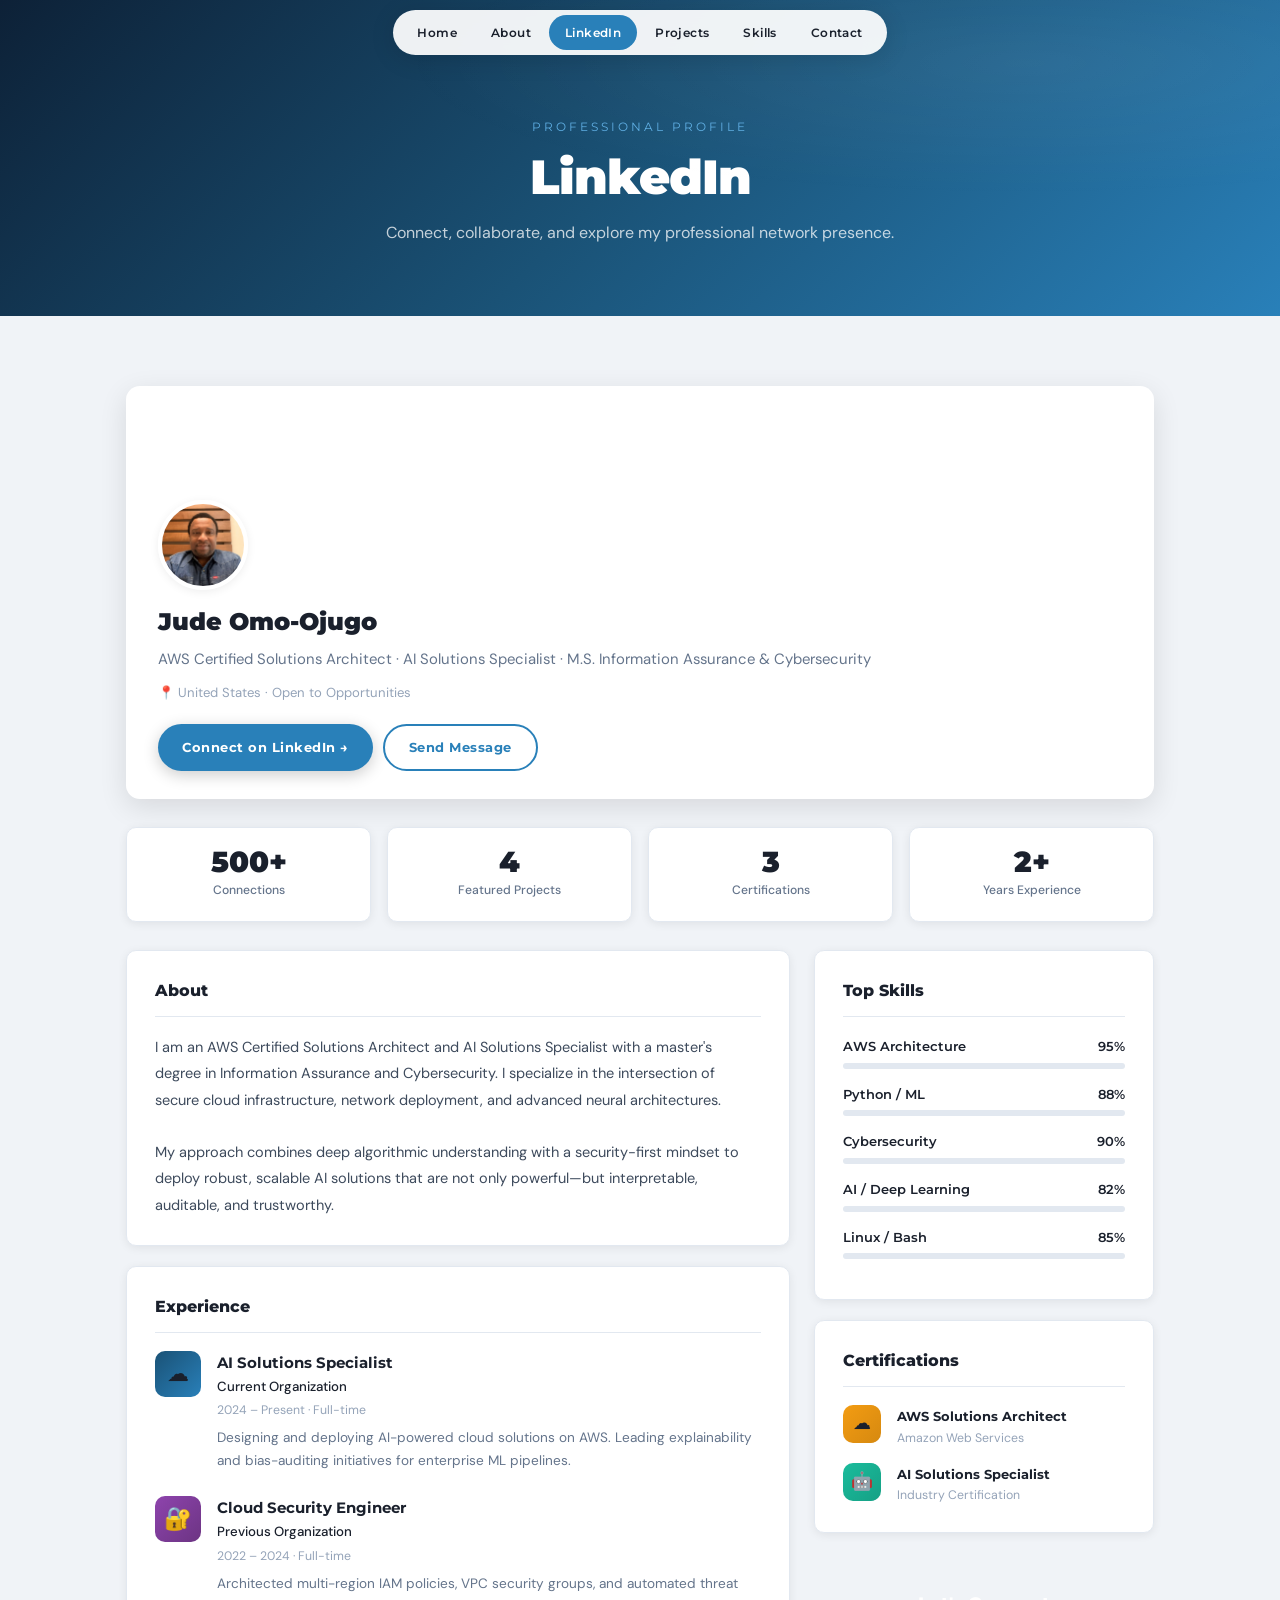
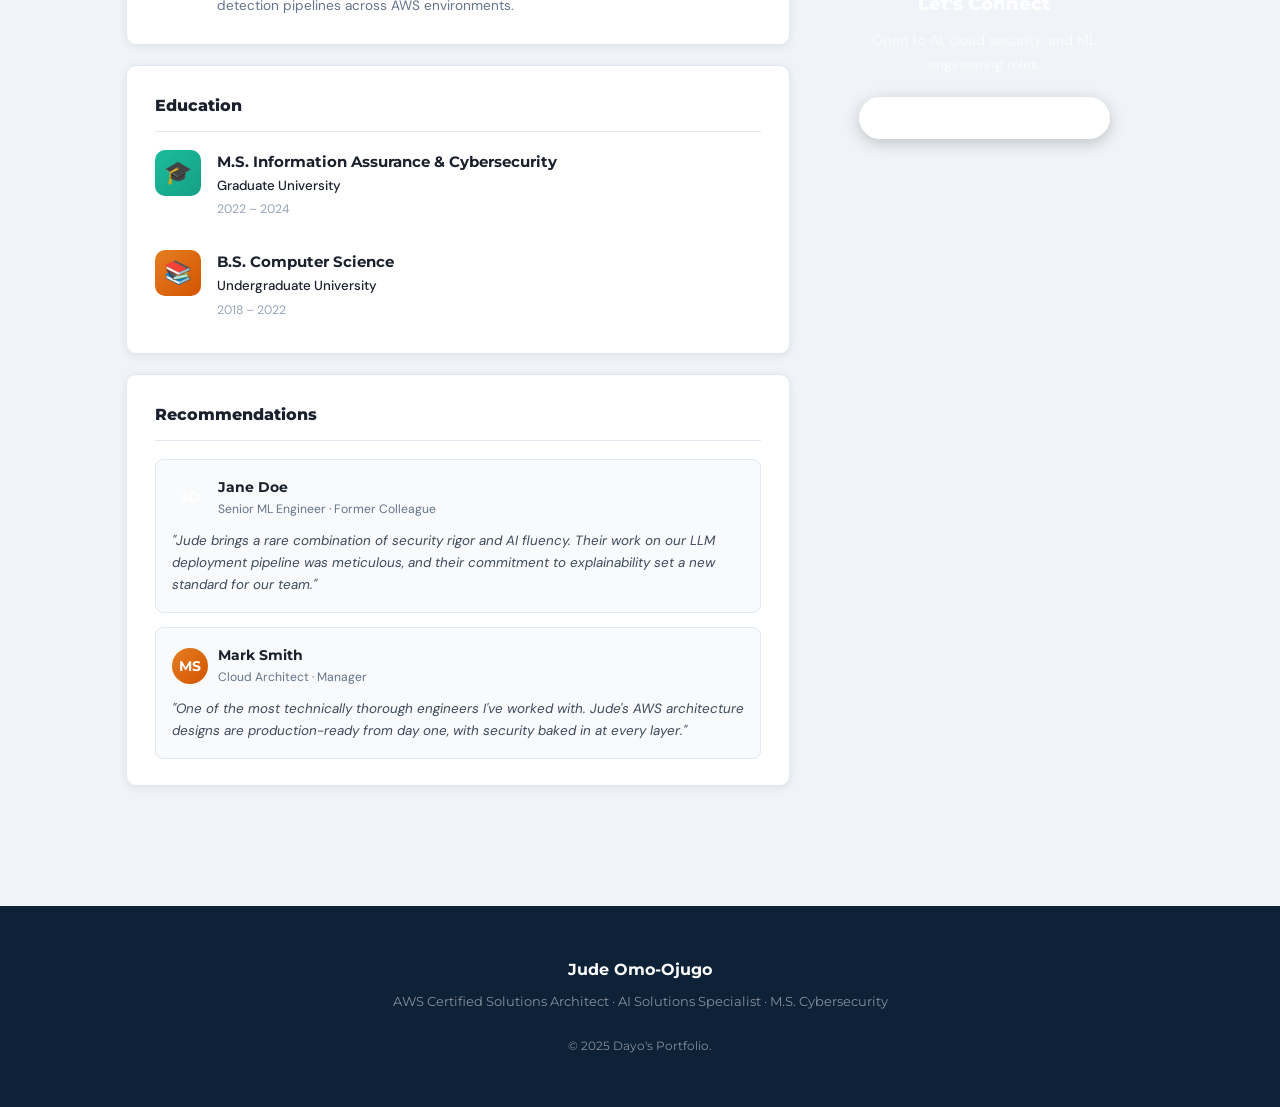
<file: linkedin.html>
<!DOCTYPE html>
<html lang="en">
<head>
  <meta charset="UTF-8">
  <meta name="viewport" content="width=device-width, initial-scale=1.0">
  <title>Jude's LinkedIn</title>
  <link rel="stylesheet" href="theme.css">
  <style>
    .li-profile-card { background:var(--c-surface); border-radius:14px; overflow:hidden; box-shadow:var(--shadow-md); margin-bottom:28px; }
    .li-cover { height:160px; background:linear-gradient(135deg,var(--c-hero-dark) 0%,var(--c-hero-bright) 60%,var(--c-hero-light) 100%); position:relative; }
    .li-avatar-wrap { position:absolute; bottom:-44px; left:32px; }
    .li-avatar { width:90px; height:90px; border-radius:50%; border:4px solid #fff; background:linear-gradient(135deg,#1a5276,#5dade2); object-fit:cover; box-shadow:var(--shadow-sm); }
    .li-info { padding:56px 32px 28px; }
    .li-name { font-family:var(--font-display); font-size:1.5rem; font-weight:900; margin-bottom:4px; }
    .li-headline { font-size:.93rem; color:var(--c-muted); margin-bottom:10px; }
    .li-location { font-size:.82rem; color:var(--c-faint); margin-bottom:20px; }
    .li-actions { display:flex; gap:10px; flex-wrap:wrap; }
    .li-stats { display:grid; grid-template-columns:repeat(4,1fr); gap:16px; margin-bottom:28px; }
    .li-stat { background:var(--c-surface); border:1px solid var(--c-border); border-radius:var(--radius); padding:20px; text-align:center; box-shadow:var(--shadow-sm); }
    .li-stat__num { font-family:var(--font-display); font-size:1.8rem; font-weight:900; color:var(--c-hero-bright); line-height:1; margin-bottom:4px; }
    .li-stat__label { font-size:.76rem; color:var(--c-muted); font-weight:500; }
    .li-columns { display:grid; grid-template-columns:1fr 340px; gap:24px; }
    .li-section { background:var(--c-surface); border:1px solid var(--c-border); border-radius:var(--radius); padding:26px 28px; box-shadow:var(--shadow-sm); margin-bottom:20px; }
    .li-section h3 { font-family:var(--font-display); font-size:1rem; font-weight:800; margin-bottom:18px; padding-bottom:12px; border-bottom:1px solid var(--c-border); }
    .li-about-text { font-size:.91rem; color:#3d4a5c; line-height:1.8; }
    .li-entry { display:flex; gap:16px; margin-bottom:24px; }
    .li-entry:last-child { margin-bottom:0; }
    .li-entry-icon { width:46px; height:46px; border-radius:10px; flex-shrink:0; display:flex; align-items:center; justify-content:center; font-size:1.4rem; }
    .li-entry-title { font-family:var(--font-display); font-size:.92rem; font-weight:700; }
    .li-entry-org { font-size:.83rem; color:var(--c-hero-bright); font-weight:500; }
    .li-entry-meta { font-size:.77rem; color:var(--c-faint); margin:2px 0 6px; }
    .li-entry-desc { font-size:.85rem; color:var(--c-muted); line-height:1.65; }
    .skill-bar-item { margin-bottom:14px; }
    .skill-bar-label { display:flex; justify-content:space-between; font-size:.83rem; font-weight:600; color:var(--c-text); margin-bottom:5px; font-family:var(--font-display); }
    .skill-bar-track { height:6px; background:var(--c-border); border-radius:3px; overflow:hidden; }
    .skill-bar-fill { height:100%; border-radius:3px; background:linear-gradient(90deg,var(--c-hero-bright),var(--c-green)); }
    .rec-card { background:#f8fafc; border:1px solid var(--c-border); border-radius:8px; padding:16px; margin-bottom:14px; }
    .rec-card:last-child { margin-bottom:0; }
    .rec-author { display:flex; gap:10px; align-items:center; margin-bottom:10px; }
    .rec-avatar { width:36px; height:36px; border-radius:50%; background:linear-gradient(135deg,var(--c-hero-mid),var(--c-green)); display:flex; align-items:center; justify-content:center; color:#fff; font-weight:700; font-size:.85rem; font-family:var(--font-display); flex-shrink:0; }
    .rec-name { font-family:var(--font-display); font-size:.85rem; font-weight:700; }
    .rec-role { font-size:.76rem; color:var(--c-muted); }
    .rec-text { font-size:.84rem; color:#3d4a5c; line-height:1.65; font-style:italic; }
    .li-cta { background:linear-gradient(135deg,var(--c-hero-dark),var(--c-hero-mid)); border-radius:14px; padding:36px 32px; text-align:center; color:#fff; margin-top:8px; }
    .li-cta h3 { font-family:var(--font-display); font-size:1.1rem; font-weight:800; margin-bottom:10px; }
    .li-cta p { font-size:.88rem; color:rgba(255,255,255,.75); margin-bottom:20px; }
    @media(max-width:860px){ .li-stats{grid-template-columns:repeat(2,1fr);} .li-columns{grid-template-columns:1fr;} }
  </style>
</head>
<body>
<nav class="site-nav">
  <div class="nav-pill">
    <a href="index.html">Home</a>
    <a href="about.html">About</a>
    <a href="linkedin.html" class="active">LinkedIn</a>
    <a href="projects.html">Projects</a>
    <a href="skills.html">Skills</a>
    <a href="contact.html">Contact</a>
  </div>
</nav>
<header class="page-hero">
  <p class="page-hero__eyebrow fade-up">Professional Profile</p>
  <h1 class="page-hero__title fade-up delay-1">LinkedIn</h1>
  <p class="page-hero__sub fade-up delay-2">Connect, collaborate, and explore my professional network presence.</p>
</header>
<div class="page-body">
  <!-- Profile card -->
  <div class="li-profile-card fade-up">
    <div class="li-cover"><div class="li-avatar-wrap"><img src="your-image.jpg" alt="Jude" class="li-avatar"></div></div>
    <div class="li-info">
      <div class="li-name">Jude Omo-Ojugo</div>
      <div class="li-headline">AWS Certified Solutions Architect · AI Solutions Specialist · M.S. Information Assurance &amp; Cybersecurity</div>
      <div class="li-location">📍 United States · Open to Opportunities</div>
      <div class="li-actions">
        <a href="https://linkedin.com/in/jude-omo-ojugo-nse-smieee-59737999" target="_blank" class="btn btn-primary">Connect on LinkedIn →</a>
        <a href="contact.html" class="btn btn-outline">Send Message</a>
      </div>
    </div>
  </div>
  <!-- Stats -->
  <div class="li-stats fade-up delay-1">
    <div class="li-stat"><div class="li-stat__num">500+</div><div class="li-stat__label">Connections</div></div>
    <div class="li-stat"><div class="li-stat__num">4</div><div class="li-stat__label">Featured Projects</div></div>
    <div class="li-stat"><div class="li-stat__num">3</div><div class="li-stat__label">Certifications</div></div>
    <div class="li-stat"><div class="li-stat__num">2+</div><div class="li-stat__label">Years Experience</div></div>
  </div>
  <!-- Columns -->
  <div class="li-columns fade-up delay-2">
    <div>
      <div class="li-section">
        <h3>About</h3>
        <p class="li-about-text">I am an AWS Certified Solutions Architect and AI Solutions Specialist with a master's degree in Information Assurance and Cybersecurity. I specialize in the intersection of secure cloud infrastructure, network deployment, and advanced neural architectures.<br><br>My approach combines deep algorithmic understanding with a security-first mindset to deploy robust, scalable AI solutions that are not only powerful—but interpretable, auditable, and trustworthy.</p>
      </div>
      <div class="li-section">
        <h3>Experience</h3>
        <div class="li-entry"><div class="li-entry-icon" style="background:linear-gradient(135deg,#1a5276,#2980b9);">☁</div><div><div class="li-entry-title">AI Solutions Specialist</div><div class="li-entry-org">Current Organization</div><div class="li-entry-meta">2024 – Present · Full-time</div><div class="li-entry-desc">Designing and deploying AI-powered cloud solutions on AWS. Leading explainability and bias-auditing initiatives for enterprise ML pipelines.</div></div></div>
        <div class="li-entry"><div class="li-entry-icon" style="background:linear-gradient(135deg,#8e44ad,#6c3483);">🔐</div><div><div class="li-entry-title">Cloud Security Engineer</div><div class="li-entry-org">Previous Organization</div><div class="li-entry-meta">2022 – 2024 · Full-time</div><div class="li-entry-desc">Architected multi-region IAM policies, VPC security groups, and automated threat detection pipelines across AWS environments.</div></div></div>
      </div>
      <div class="li-section">
        <h3>Education</h3>
        <div class="li-entry"><div class="li-entry-icon" style="background:linear-gradient(135deg,#1abc9c,#16a085);">🎓</div><div><div class="li-entry-title">M.S. Information Assurance &amp; Cybersecurity</div><div class="li-entry-org">Graduate University</div><div class="li-entry-meta">2022 – 2024</div></div></div>
        <div class="li-entry"><div class="li-entry-icon" style="background:linear-gradient(135deg,#e67e22,#d35400);">📚</div><div><div class="li-entry-title">B.S. Computer Science</div><div class="li-entry-org">Undergraduate University</div><div class="li-entry-meta">2018 – 2022</div></div></div>
      </div>
      <div class="li-section">
        <h3>Recommendations</h3>
        <div class="rec-card"><div class="rec-author"><div class="rec-avatar">JD</div><div><div class="rec-name">Jane Doe</div><div class="rec-role">Senior ML Engineer · Former Colleague</div></div></div><p class="rec-text">"Jude brings a rare combination of security rigor and AI fluency. Their work on our LLM deployment pipeline was meticulous, and their commitment to explainability set a new standard for our team."</p></div>
        <div class="rec-card"><div class="rec-author"><div class="rec-avatar" style="background:linear-gradient(135deg,#e67e22,#d35400);">MS</div><div><div class="rec-name">Mark Smith</div><div class="rec-role">Cloud Architect · Manager</div></div></div><p class="rec-text">"One of the most technically thorough engineers I've worked with. Jude's AWS architecture designs are production-ready from day one, with security baked in at every layer."</p></div>
      </div>
    </div>
    <div>
      <div class="li-section">
        <h3>Top Skills</h3>
        <div class="skill-bar-item"><div class="skill-bar-label"><span>AWS Architecture</span><span>95%</span></div><div class="skill-bar-track"><div class="skill-bar-fill" style="width:95%"></div></div></div>
        <div class="skill-bar-item"><div class="skill-bar-label"><span>Python / ML</span><span>88%</span></div><div class="skill-bar-track"><div class="skill-bar-fill" style="width:88%"></div></div></div>
        <div class="skill-bar-item"><div class="skill-bar-label"><span>Cybersecurity</span><span>90%</span></div><div class="skill-bar-track"><div class="skill-bar-fill" style="width:90%"></div></div></div>
        <div class="skill-bar-item"><div class="skill-bar-label"><span>AI / Deep Learning</span><span>82%</span></div><div class="skill-bar-track"><div class="skill-bar-fill" style="width:82%"></div></div></div>
        <div class="skill-bar-item"><div class="skill-bar-label"><span>Linux / Bash</span><span>85%</span></div><div class="skill-bar-track"><div class="skill-bar-fill" style="width:85%"></div></div></div>
      </div>
      <div class="li-section">
        <h3>Certifications</h3>
        <div class="li-entry" style="margin-bottom:14px;"><div class="li-entry-icon" style="background:linear-gradient(135deg,#f39c12,#d68910);width:38px;height:38px;font-size:1.1rem;">☁</div><div><div class="li-entry-title" style="font-size:.83rem;">AWS Solutions Architect</div><div class="li-entry-meta" style="margin:0;">Amazon Web Services</div></div></div>
        <div class="li-entry" style="margin-bottom:0;"><div class="li-entry-icon" style="background:linear-gradient(135deg,#1abc9c,#16a085);width:38px;height:38px;font-size:1.1rem;">🤖</div><div><div class="li-entry-title" style="font-size:.83rem;">AI Solutions Specialist</div><div class="li-entry-meta" style="margin:0;">Industry Certification</div></div></div>
      </div>
      <div class="li-cta"><h3>Let's Connect</h3><p>Open to AI, cloud security, and ML engineering roles.</p><a href="https://linkedin.com" target="_blank" class="btn btn-primary" style="background:#fff;color:var(--c-hero-dark);">View Full LinkedIn Profile →</a></div>
    </div>
  </div>
</div>
<footer class="site-footer"><strong>Jude Omo-Ojugo</strong>AWS Certified Solutions Architect · AI Solutions Specialist · M.S. Cybersecurity<br><br><span style="font-size:.75rem;">© 2025 Dayo's Portfolio.</span></footer>
</body>
</html>
</file>
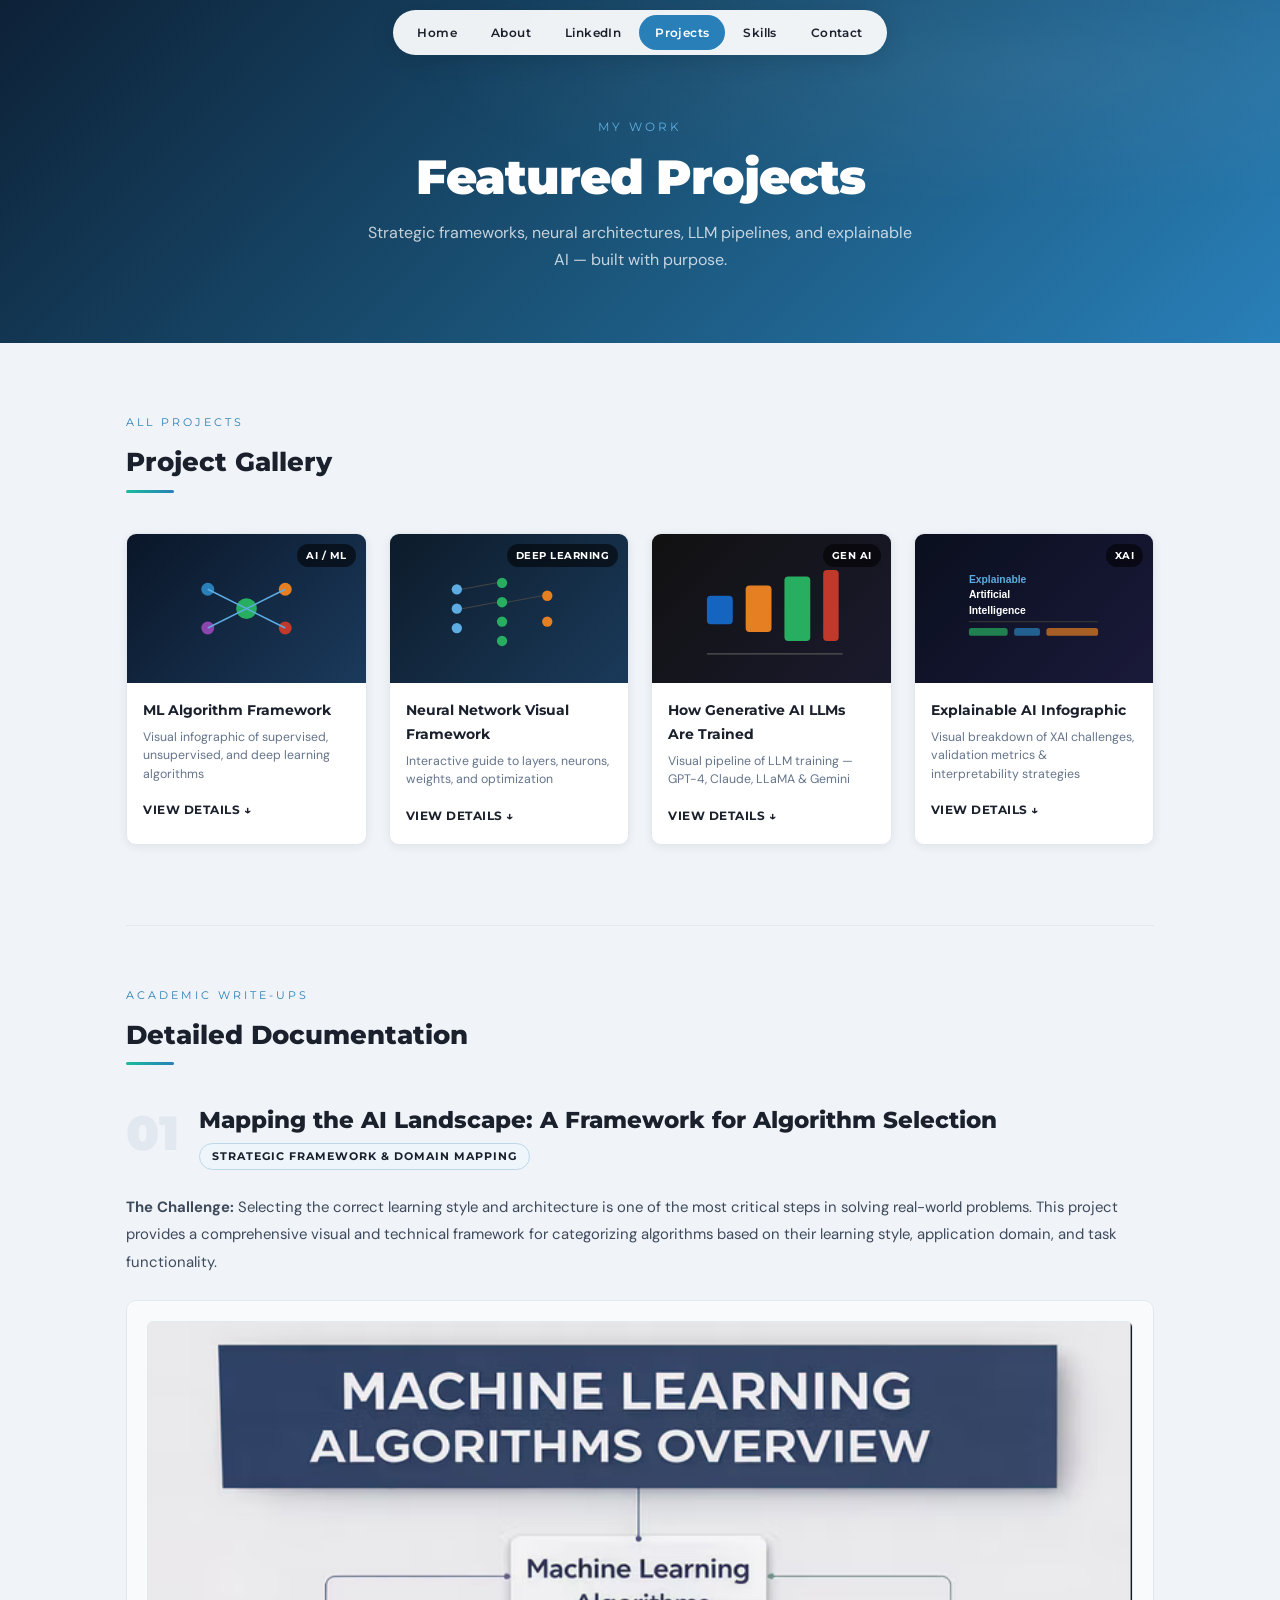
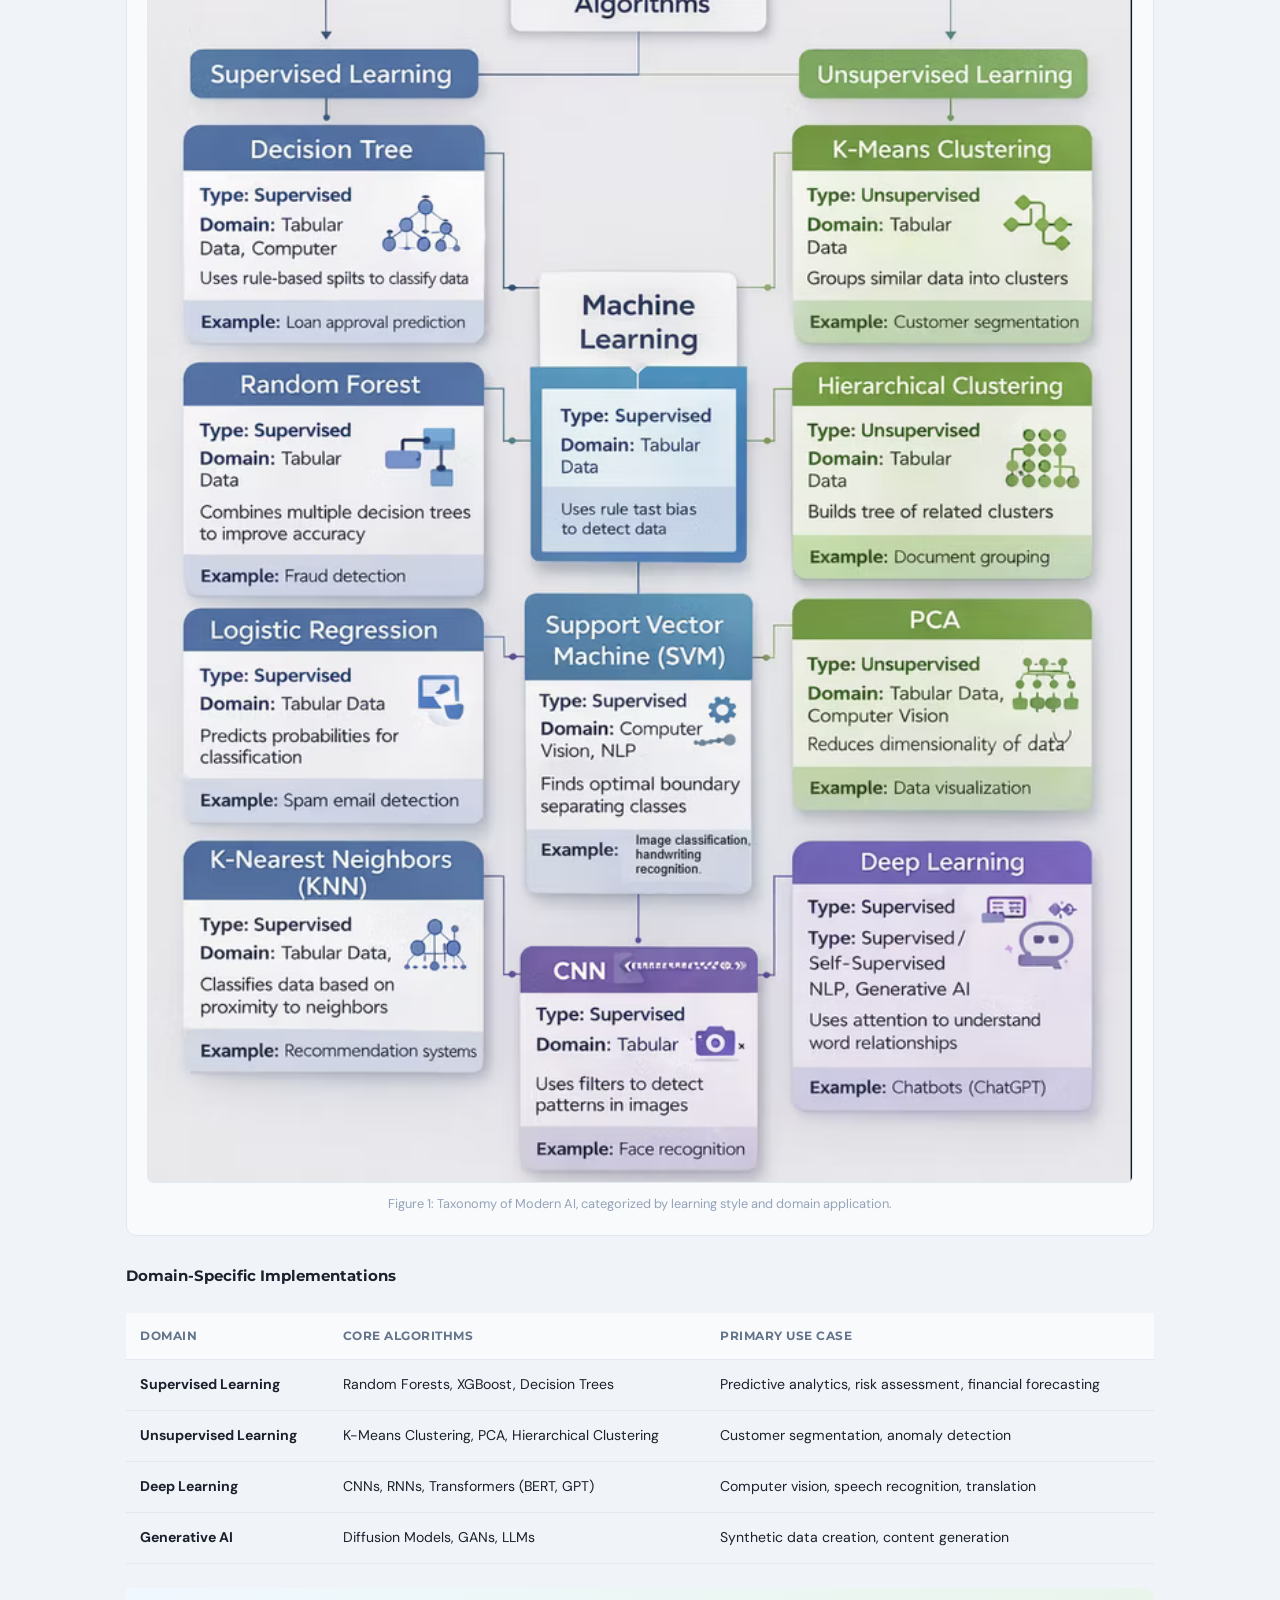
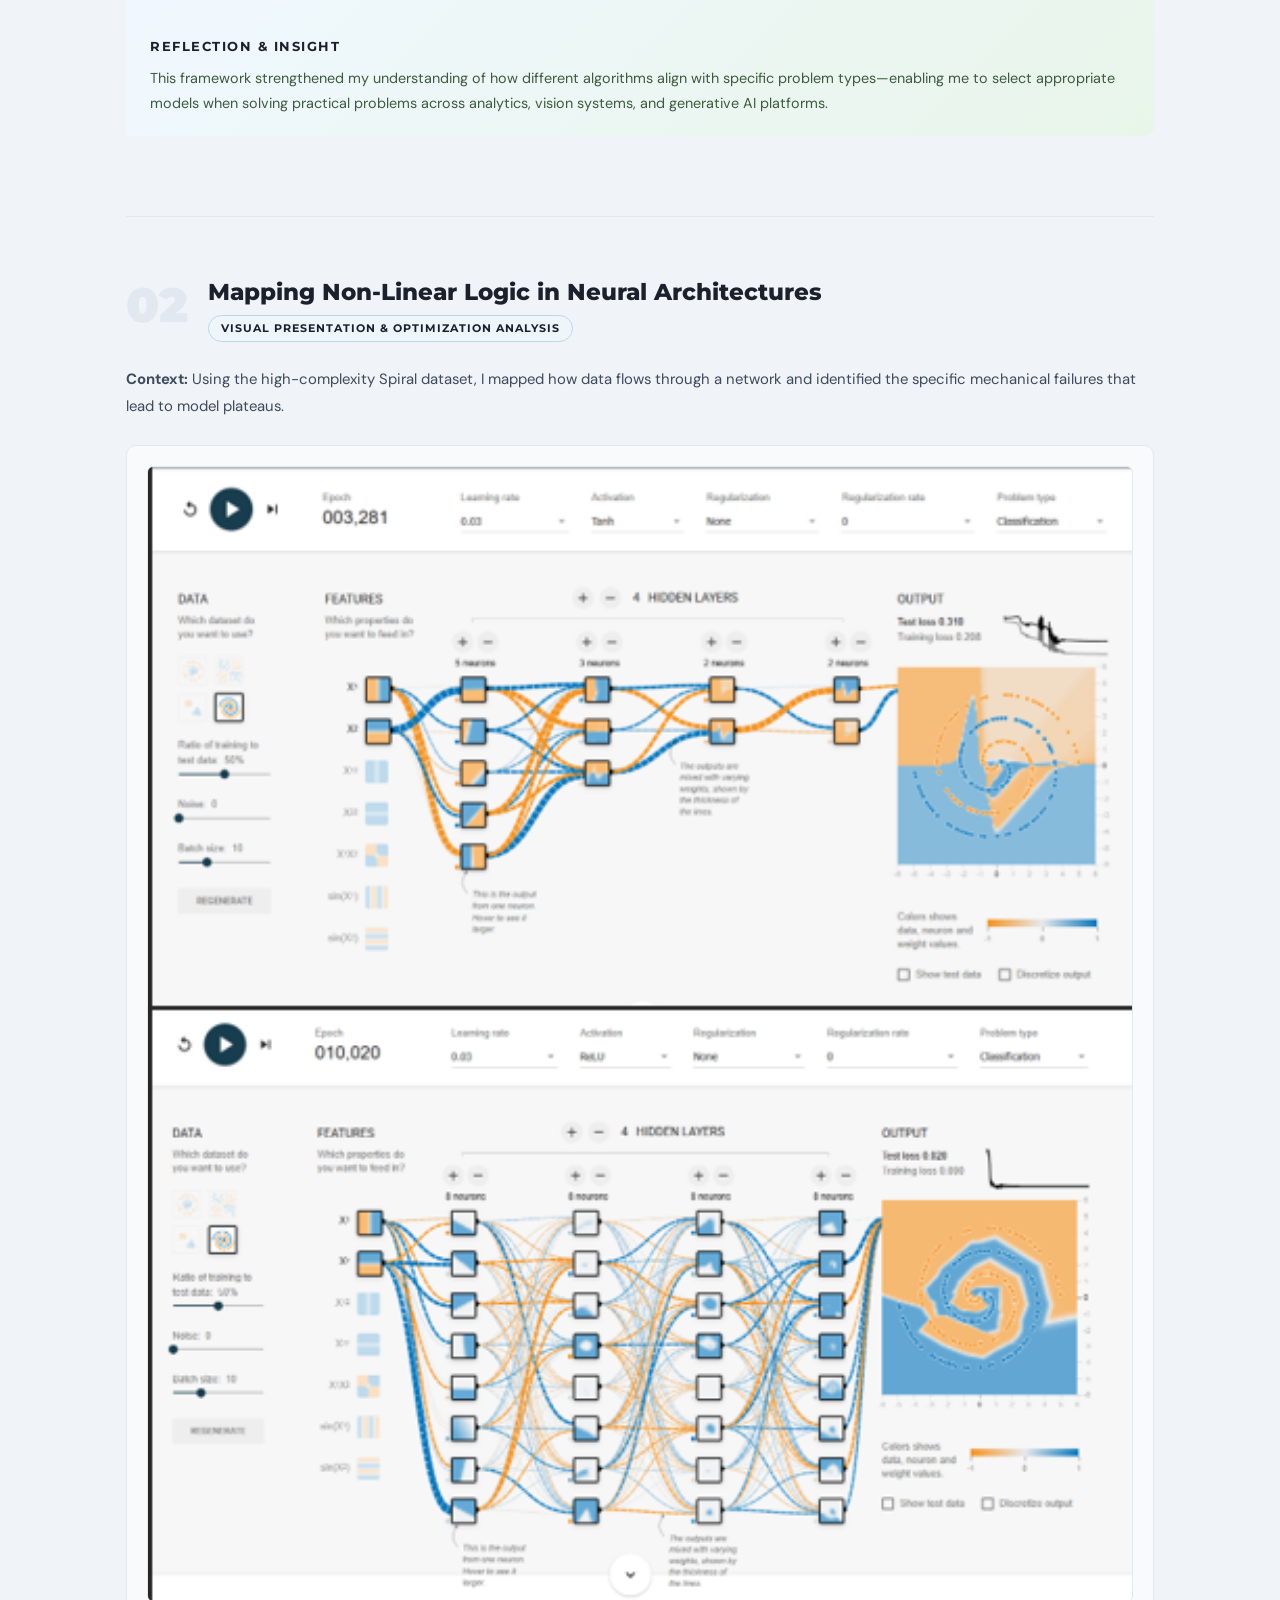
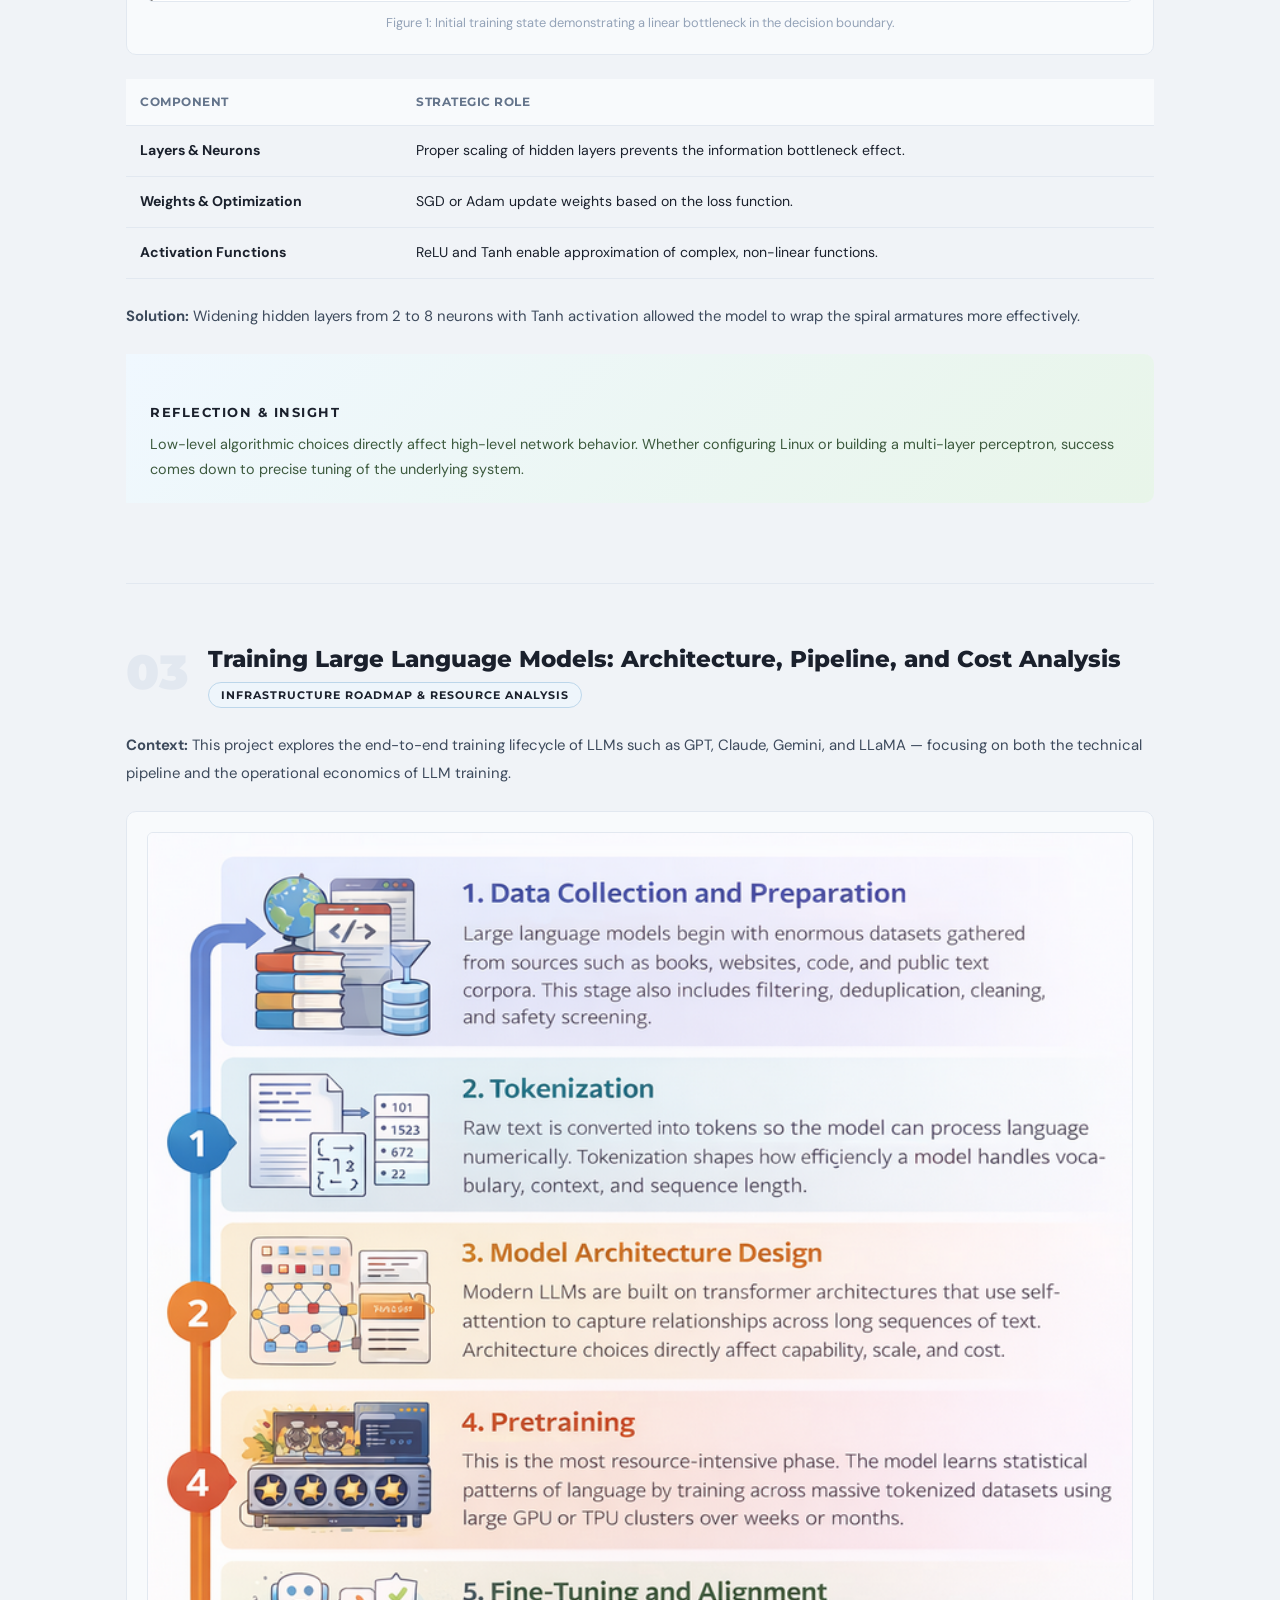
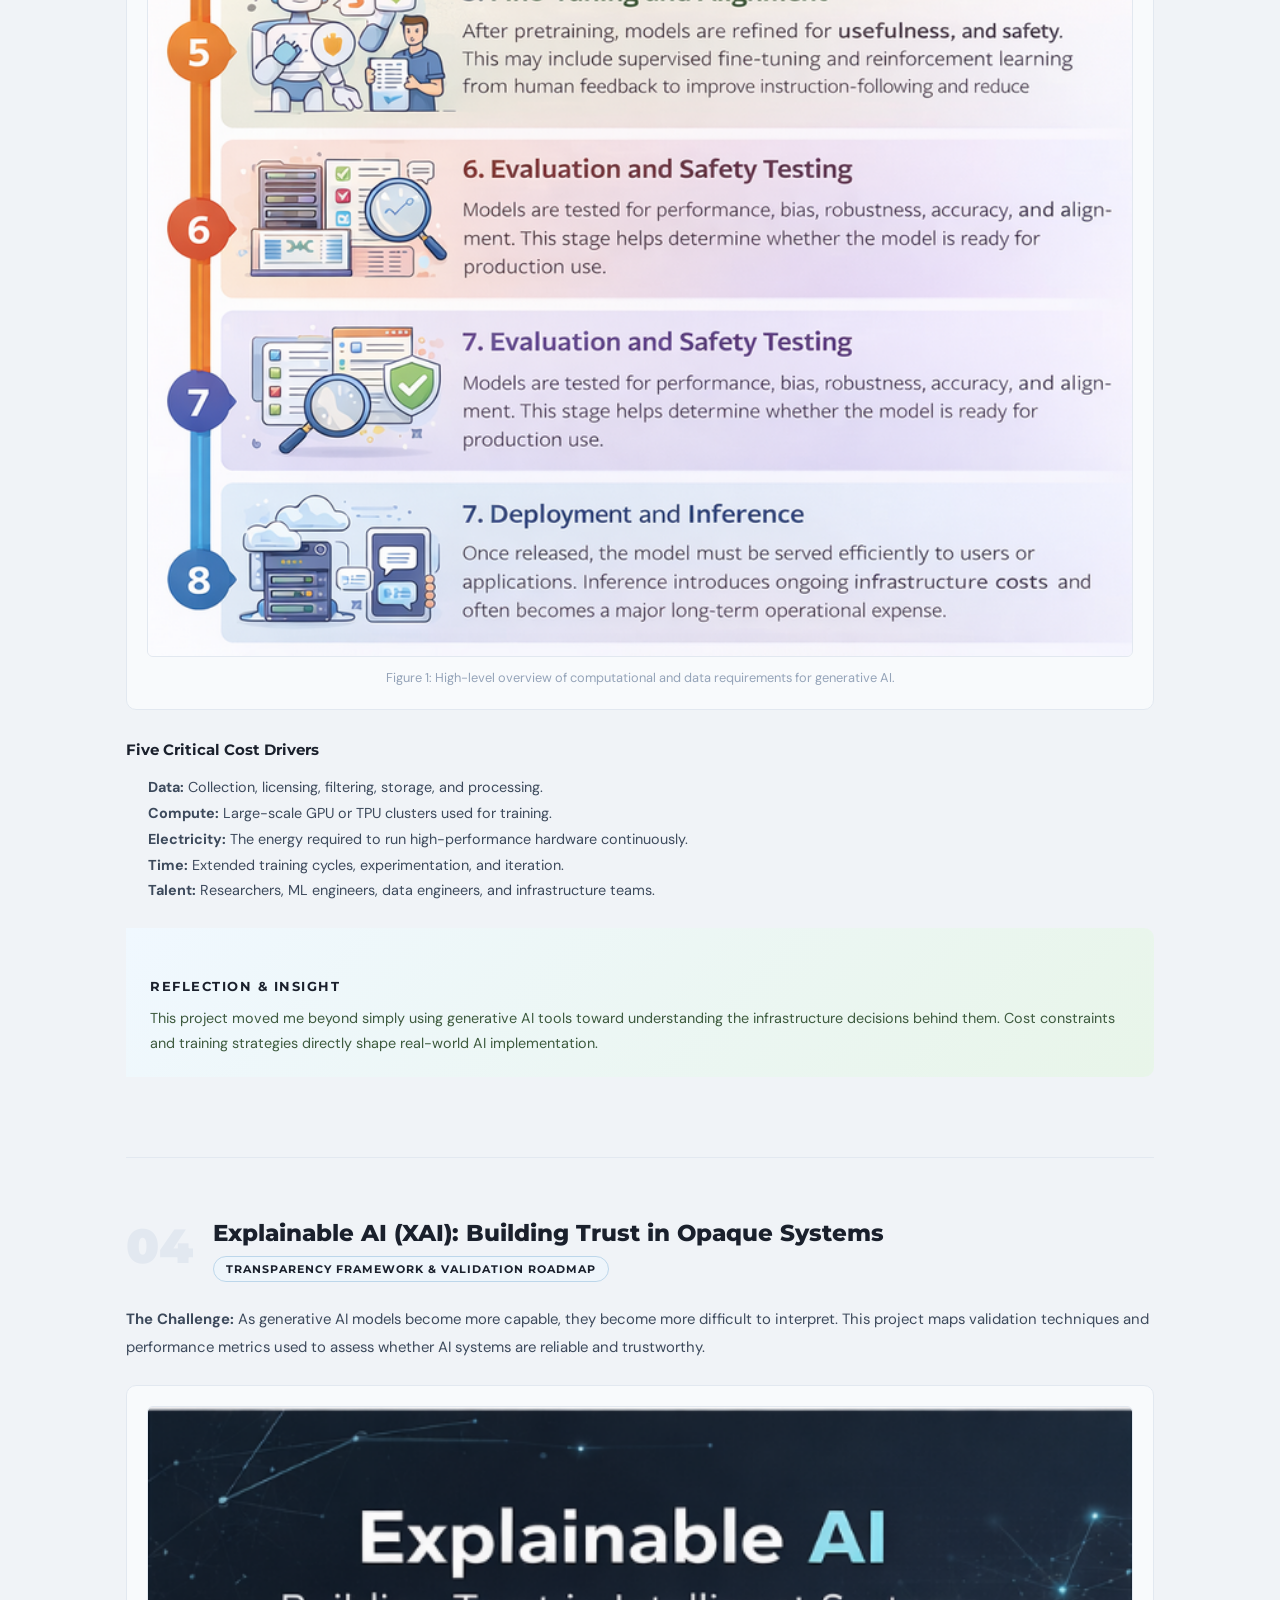
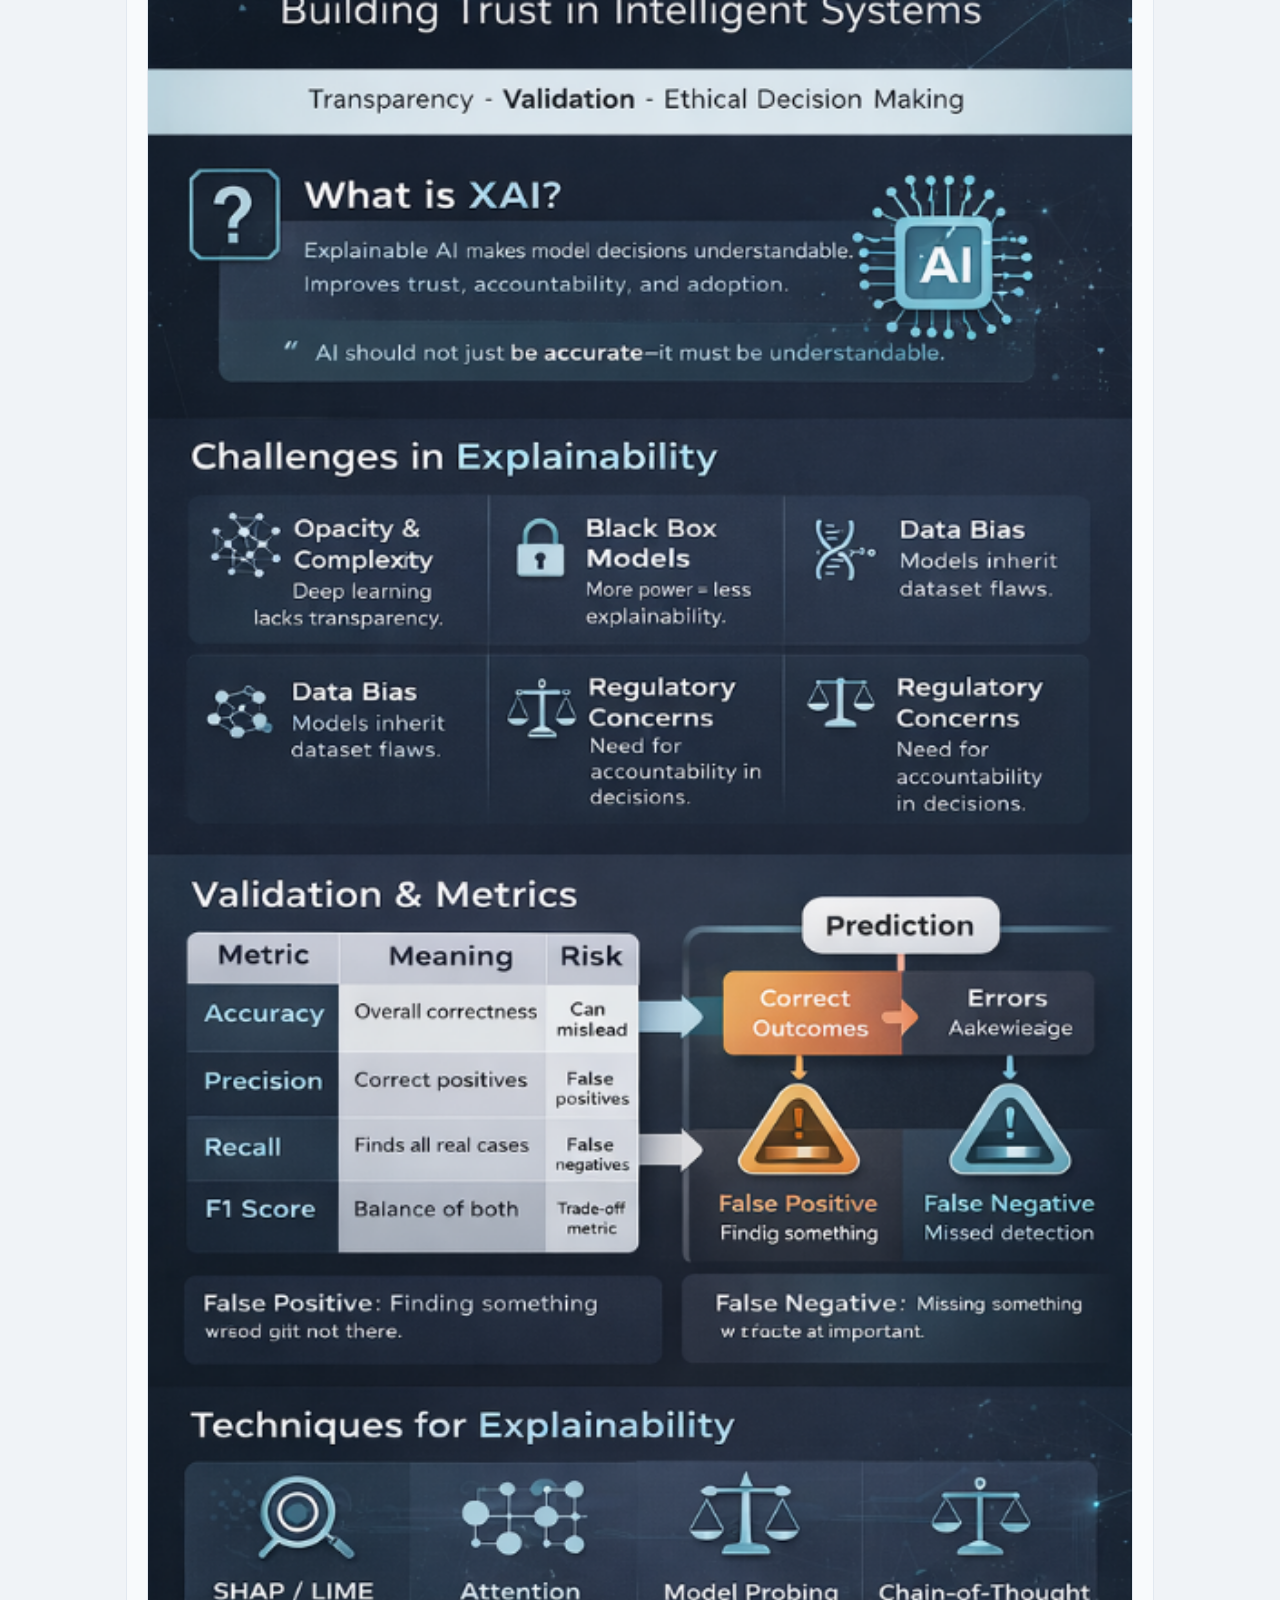
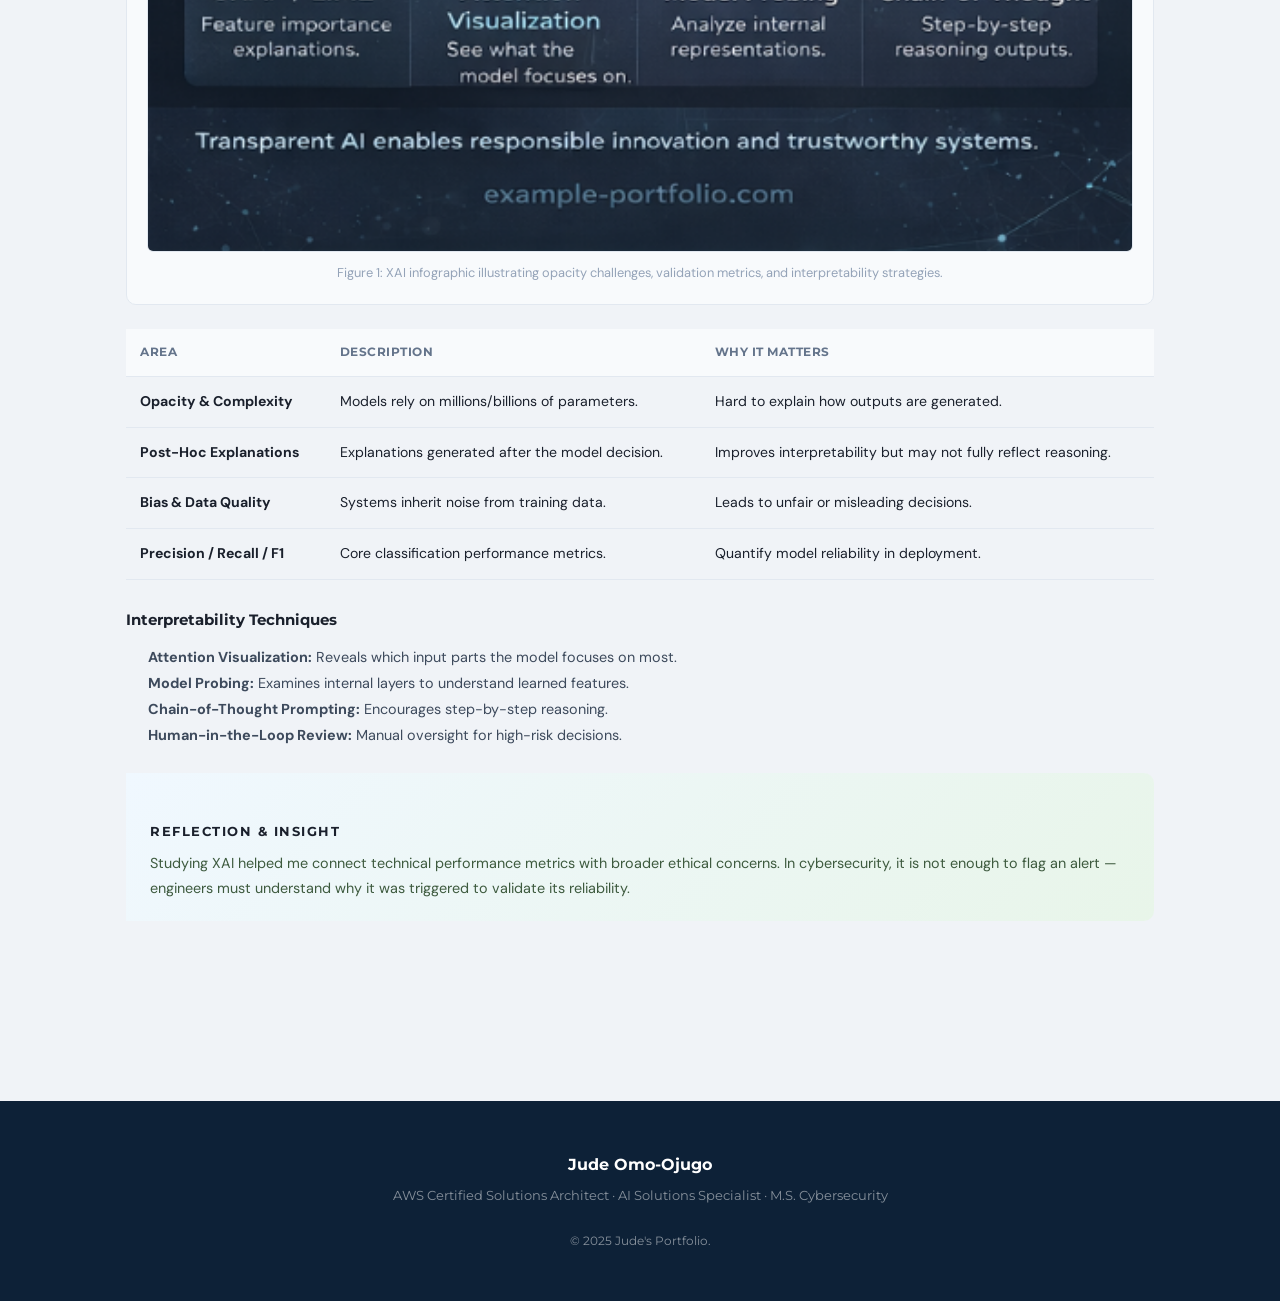
<file: projects.html>
<!DOCTYPE html>
<html lang="en">
<head>
  <meta charset="UTF-8">
  <meta name="viewport" content="width=device-width, initial-scale=1.0">
  <title>Jude's Projects</title>
  <link rel="stylesheet" href="theme.css">
  <style>
    .proj-gallery{display:grid;grid-template-columns:repeat(auto-fill,minmax(240px,1fr));gap:22px;margin-bottom:80px;}
    .gal-card{background:var(--c-surface);border-radius:var(--radius);overflow:hidden;border:1px solid var(--c-border);box-shadow:var(--shadow-sm);display:block;transition:transform .25s var(--ease),box-shadow .25s var(--ease);}
    .gal-card:hover{transform:translateY(-5px);box-shadow:var(--shadow-md);}
    .gal-thumb{aspect-ratio:16/10;display:flex;align-items:center;justify-content:center;position:relative;overflow:hidden;}
    .gal-badge{position:absolute;top:10px;right:10px;font-family:var(--font-display);font-size:.62rem;font-weight:700;letter-spacing:.5px;text-transform:uppercase;background:rgba(0,0,0,.55);color:#fff;padding:3px 9px;border-radius:20px;backdrop-filter:blur(4px);}
    .gal-body{padding:16px;}
    .gal-title{font-family:var(--font-display);font-size:.88rem;font-weight:700;margin-bottom:5px;}
    .gal-title.orange{color:var(--c-orange);}.gal-title.blue{color:var(--c-hero-bright);}.gal-title.green{color:var(--c-green);}
    .gal-desc{font-size:.77rem;color:var(--c-muted);line-height:1.5;margin-bottom:12px;}
    .gal-link{font-family:var(--font-display);font-size:.74rem;font-weight:700;color:var(--c-hero-bright);text-transform:uppercase;letter-spacing:.5px;}
    .proj-detail{margin-bottom:80px;scroll-margin-top:80px;}
    .proj-detail-header{display:flex;align-items:flex-start;gap:20px;margin-bottom:24px;}
    .proj-number{font-family:var(--font-display);font-size:3rem;font-weight:900;color:var(--c-border);line-height:1;flex-shrink:0;margin-top:4px;}
    .proj-detail h2{font-family:var(--font-display);font-size:1.45rem;font-weight:800;color:var(--c-text);line-height:1.3;margin-bottom:6px;}
    .proj-type-badge{display:inline-block;font-family:var(--font-display);font-size:.68rem;font-weight:700;letter-spacing:1px;text-transform:uppercase;padding:3px 12px;border-radius:20px;background:#eef5fb;color:var(--c-hero-mid);border:1px solid #bcd6ea;}
    .proj-body p{font-size:.93rem;color:#3d4a5c;line-height:1.85;margin-bottom:16px;}
    .proj-body h4{font-family:var(--font-display);font-size:.92rem;font-weight:700;color:var(--c-text);margin:28px 0 12px;}
    .proj-body ul{padding-left:22px;margin-bottom:16px;}
    .proj-body li{font-size:.9rem;color:#3d4a5c;line-height:1.8;}
    .figure-wrap{background:#f8fafc;border:1px solid var(--c-border);border-radius:var(--radius);padding:20px;margin:24px 0;}
    .figure-wrap img{width:100%;border-radius:6px;border:1px solid var(--c-border);}
    .fig-caption{font-size:.8rem;color:var(--c-faint);text-align:center;margin-top:10px;}
    .insight-box{background:linear-gradient(135deg,#f0f8ff,#e8f5e9);border-left:4px solid var(--c-green);border-radius:0 var(--radius) var(--radius) 0;padding:20px 24px;margin:24px 0;}
    .insight-box h4{font-family:var(--font-display);font-size:.8rem;text-transform:uppercase;letter-spacing:1.5px;color:var(--c-green);margin-bottom:8px;}
    .insight-box p{font-size:.9rem;color:#3d5a3e;line-height:1.75;margin:0;}
  </style>
</head>
<body>
<nav class="site-nav">
  <div class="nav-pill">
    <a href="index.html">Home</a>
    <a href="about.html">About</a>
    <a href="linkedin.html">LinkedIn</a>
    <a href="projects.html" class="active">Projects</a>
    <a href="skills.html">Skills</a>
    <a href="contact.html">Contact</a>
  </div>
</nav>
<header class="page-hero">
  <p class="page-hero__eyebrow fade-up">My Work</p>
  <h1 class="page-hero__title fade-up delay-1">Featured Projects</h1>
  <p class="page-hero__sub fade-up delay-2">Strategic frameworks, neural architectures, LLM pipelines, and explainable AI — built with purpose.</p>
</header>
<div class="page-body">

  <div class="sec-eyebrow fade-up">All Projects</div>
  <h2 class="sec-title fade-up">Project Gallery</h2>
  <div class="sec-rule fade-up"></div>

  <div class="proj-gallery fade-up delay-1">

   <!-- <a href="#airlytics" class="gal-card">
      <div class="gal-thumb" style="background:linear-gradient(135deg,#1a2a4a,#2c5f8a);">
        <svg viewBox="0 0 120 80" width="65%" xmlns="http://www.w3.org/2000/svg"><circle cx="30" cy="40" r="22" fill="none" stroke="#5dade2" stroke-width="1.5"/><path d="M50 30 Q70 20 90 35 L85 50 Q65 38 50 45Z" fill="#2980b9" opacity=".7"/><text x="14" y="72" font-size="9" fill="#fff" font-family="sans-serif">AI</text></svg>
        <span class="gal-badge">AI / ML</span>
      </div>
      <div class="gal-body"><div class="gal-title orange">Smart Travel by AirLytics</div><div class="gal-desc">AI chatbot for flight pricing fairness</div><span class="gal-link">View Details ↓</span></div>
    </a>

    <a href="#security" class="gal-card">
      <div class="gal-thumb" style="background:linear-gradient(135deg,#0d1b2a,#1e3a5f);">
        <svg viewBox="0 0 120 80" width="65%" xmlns="http://www.w3.org/2000/svg"><rect x="45" y="15" width="30" height="50" rx="4" fill="none" stroke="#5dade2" stroke-width="1.5"/><circle cx="60" cy="40" r="10" fill="#2980b9" opacity=".6"/><circle cx="60" cy="40" r="4" fill="#5dade2"/></svg>
        <span class="gal-badge">Security</span>
      </div>
      <div class="gal-body"><div class="gal-title blue">Security Knights</div><div class="gal-desc">Gamified secure coding training</div><span class="gal-link">View Details ↓</span></div>
    </a>

    <a href="#aishield" class="gal-card">
      <div class="gal-thumb" style="background:linear-gradient(135deg,#1565c0,#1976d2);">
        <svg viewBox="0 0 120 80" width="65%" xmlns="http://www.w3.org/2000/svg"><path d="M60 10 L85 22 L85 52 Q60 70 35 52 L35 22Z" fill="none" stroke="#fff" stroke-width="2"/><text x="49" y="44" font-size="10" fill="#fff" font-weight="bold" font-family="sans-serif">AI</text><text x="37" y="57" font-size="7" fill="rgba(255,255,255,.7)" font-family="sans-serif">Shield</text></svg>
        <span class="gal-badge">Cloud</span>
      </div>
      <div class="gal-body"><div class="gal-title blue">AI Shield</div><div class="gal-desc">Cybersecurity for non-technical users</div><span class="gal-link">View Details ↓</span></div>
    </a>

    <a href="#promptcraft" class="gal-card">
      <div class="gal-thumb" style="background:linear-gradient(135deg,#111,#2d2d2d);">
        <svg viewBox="0 0 120 80" width="65%" xmlns="http://www.w3.org/2000/svg"><rect x="10" y="15" width="100" height="50" rx="4" fill="none" stroke="#555" stroke-width="1"/><rect x="10" y="15" width="100" height="12" rx="4" fill="#333"/><circle cx="20" cy="21" r="3" fill="#ff5f57"/><circle cx="30" cy="21" r="3" fill="#febc2e"/><circle cx="40" cy="21" r="3" fill="#28c840"/><text x="15" y="40" font-size="7" fill="#aaa" font-family="monospace">Prompt Marketplace</text></svg>
        <span class="gal-badge">Gen AI</span>
      </div>
      <div class="gal-body"><div class="gal-title blue">PromptCraft</div><div class="gal-desc">AI prompt marketplace with versioning &amp; analytics</div><span class="gal-link">View Details ↓</span></div>
    </a>
  -->
    <a href="#project1" class="gal-card">
      <div class="gal-thumb" style="background:linear-gradient(135deg,#0a1628,#1b3a5c);">
        <svg viewBox="0 0 120 80" width="65%" xmlns="http://www.w3.org/2000/svg"><circle cx="60" cy="40" r="8" fill="#27ae60"/><circle cx="30" cy="25" r="5" fill="#2980b9"/><circle cx="90" cy="25" r="5" fill="#e67e22"/><circle cx="30" cy="55" r="5" fill="#8e44ad"/><circle cx="90" cy="55" r="5" fill="#c0392b"/><line x1="60" y1="40" x2="30" y2="25" stroke="#5dade2" stroke-width="1.2"/><line x1="60" y1="40" x2="90" y2="25" stroke="#5dade2" stroke-width="1.2"/><line x1="60" y1="40" x2="30" y2="55" stroke="#5dade2" stroke-width="1.2"/><line x1="60" y1="40" x2="90" y2="55" stroke="#5dade2" stroke-width="1.2"/></svg>
        <span class="gal-badge">AI / ML</span>
      </div>
      <div class="gal-body"><div class="gal-title orange">ML Algorithm Framework</div><div class="gal-desc">Visual infographic of supervised, unsupervised, and deep learning algorithms</div><span class="gal-link">View Details ↓</span></div>
    </a>

    <a href="#project2" class="gal-card">
      <div class="gal-thumb" style="background:linear-gradient(135deg,#0d1b2a,#1a3a5a);">
        <svg viewBox="0 0 120 80" width="65%" xmlns="http://www.w3.org/2000/svg"><circle cx="20" cy="25" r="4" fill="#5dade2"/><circle cx="20" cy="40" r="4" fill="#5dade2"/><circle cx="20" cy="55" r="4" fill="#5dade2"/><circle cx="55" cy="20" r="4" fill="#27ae60"/><circle cx="55" cy="35" r="4" fill="#27ae60"/><circle cx="55" cy="50" r="4" fill="#27ae60"/><circle cx="55" cy="65" r="4" fill="#27ae60"/><circle cx="90" cy="30" r="4" fill="#e67e22"/><circle cx="90" cy="50" r="4" fill="#e67e22"/><line x1="24" y1="25" x2="51" y2="20" stroke="#444" stroke-width=".8"/><line x1="24" y1="40" x2="51" y2="35" stroke="#444" stroke-width=".8"/><line x1="59" y1="35" x2="86" y2="30" stroke="#444" stroke-width=".8"/></svg>
        <span class="gal-badge">Deep Learning</span>
      </div>
      <div class="gal-body"><div class="gal-title blue">Neural Network Visual Framework</div><div class="gal-desc">Interactive guide to layers, neurons, weights, and optimization</div><span class="gal-link">View Details ↓</span></div>
    </a>

    <a href="#project3" class="gal-card">
      <div class="gal-thumb" style="background:linear-gradient(135deg,#111,#1a1a2e);">
        <svg viewBox="0 0 120 80" width="65%" xmlns="http://www.w3.org/2000/svg"><rect x="10" y="30" width="20" height="22" rx="3" fill="#1565c0"/><rect x="40" y="22" width="20" height="36" rx="3" fill="#e67e22"/><rect x="70" y="15" width="20" height="50" rx="3" fill="#27ae60"/><rect x="100" y="10" width="12" height="55" rx="3" fill="#c0392b"/><line x1="10" y1="75" x2="115" y2="75" stroke="#555" stroke-width="1"/></svg>
        <span class="gal-badge">Gen AI</span>
      </div>
      <div class="gal-body"><div class="gal-title green">How Generative AI LLMs Are Trained</div><div class="gal-desc">Visual pipeline of LLM training — GPT-4, Claude, LLaMA &amp; Gemini</div><span class="gal-link">View Details ↓</span></div>
    </a>

    <a href="#project4" class="gal-card">
      <div class="gal-thumb" style="background:linear-gradient(135deg,#0a0f1e,#1a1a3a);">
        <svg viewBox="0 0 120 80" width="65%" xmlns="http://www.w3.org/2000/svg"><text x="10" y="20" font-size="8" fill="#5dade2" font-family="sans-serif" font-weight="bold">Explainable</text><text x="10" y="32" font-size="8" fill="#fff" font-family="sans-serif" font-weight="bold">Artificial</text><text x="10" y="44" font-size="8" fill="#fff" font-family="sans-serif" font-weight="bold">Intelligence</text><line x1="10" y1="50" x2="110" y2="50" stroke="#333" stroke-width="1"/><rect x="10" y="55" width="30" height="6" rx="2" fill="#27ae60" opacity=".7"/><rect x="45" y="55" width="20" height="6" rx="2" fill="#2980b9" opacity=".7"/><rect x="70" y="55" width="40" height="6" rx="2" fill="#e67e22" opacity=".7"/></svg>
        <span class="gal-badge">XAI</span>
      </div>
      <div class="gal-body"><div class="gal-title blue">Explainable AI Infographic</div><div class="gal-desc">Visual breakdown of XAI challenges, validation metrics &amp; interpretability strategies</div><span class="gal-link">View Details ↓</span></div>
    </a>

  </div>

  <hr class="divider">
  <div class="sec-eyebrow">Academic Write-Ups</div>
  <h2 class="sec-title">Detailed Documentation</h2>
  <div class="sec-rule"></div>

  <div class="proj-detail fade-up" id="project1">
    <div class="proj-detail-header"><div class="proj-number">01</div><div><h2>Mapping the AI Landscape: A Framework for Algorithm Selection</h2><span class="proj-type-badge">Strategic Framework &amp; Domain Mapping</span></div></div>
    <div class="proj-body">
      <p><strong>The Challenge:</strong> Selecting the correct learning style and architecture is one of the most critical steps in solving real-world problems. This project provides a comprehensive visual and technical framework for categorizing algorithms based on their learning style, application domain, and task functionality.</p>
      <div class="figure-wrap"><img src="ai_algorithms_landscape.png" alt="AI Algorithm Landscape" onerror="this.style.display='none'"><div class="fig-caption">Figure 1: Taxonomy of Modern AI, categorized by learning style and domain application.</div></div>
      <h4>Domain-Specific Implementations</h4>
      <table class="data-table"><thead><tr><th>Domain</th><th>Core Algorithms</th><th>Primary Use Case</th></tr></thead><tbody><tr><td><strong>Supervised Learning</strong></td><td>Random Forests, XGBoost, Decision Trees</td><td>Predictive analytics, risk assessment, financial forecasting</td></tr><tr><td><strong>Unsupervised Learning</strong></td><td>K-Means Clustering, PCA, Hierarchical Clustering</td><td>Customer segmentation, anomaly detection</td></tr><tr><td><strong>Deep Learning</strong></td><td>CNNs, RNNs, Transformers (BERT, GPT)</td><td>Computer vision, speech recognition, translation</td></tr><tr><td><strong>Generative AI</strong></td><td>Diffusion Models, GANs, LLMs</td><td>Synthetic data creation, content generation</td></tr></tbody></table>
      <div class="insight-box"><h4>Reflection &amp; Insight</h4><p>This framework strengthened my understanding of how different algorithms align with specific problem types—enabling me to select appropriate models when solving practical problems across analytics, vision systems, and generative AI platforms.</p></div>
    </div>
  </div>

  <hr class="divider">

  <div class="proj-detail fade-up" id="project2">
    <div class="proj-detail-header"><div class="proj-number">02</div><div><h2>Mapping Non-Linear Logic in Neural Architectures</h2><span class="proj-type-badge">Visual Presentation &amp; Optimization Analysis</span></div></div>
    <div class="proj-body">
      <p><strong>Context:</strong> Using the high-complexity Spiral dataset, I mapped how data flows through a network and identified the specific mechanical failures that lead to model plateaus.</p>
      <div class="figure-wrap"><img src="spiral-experiment.png" alt="Spiral Dataset" onerror="this.style.display='none'"><div class="fig-caption">Figure 1: Initial training state demonstrating a linear bottleneck in the decision boundary.</div></div>
      <table class="data-table"><thead><tr><th>Component</th><th>Strategic Role</th></tr></thead><tbody><tr><td><strong>Layers &amp; Neurons</strong></td><td>Proper scaling of hidden layers prevents the information bottleneck effect.</td></tr><tr><td><strong>Weights &amp; Optimization</strong></td><td>SGD or Adam update weights based on the loss function.</td></tr><tr><td><strong>Activation Functions</strong></td><td>ReLU and Tanh enable approximation of complex, non-linear functions.</td></tr></tbody></table>
      <p><strong>Solution:</strong> Widening hidden layers from 2 to 8 neurons with Tanh activation allowed the model to wrap the spiral armatures more effectively.</p>
      <div class="insight-box"><h4>Reflection &amp; Insight</h4><p>Low-level algorithmic choices directly affect high-level network behavior. Whether configuring Linux or building a multi-layer perceptron, success comes down to precise tuning of the underlying system.</p></div>
    </div>
  </div>

  <hr class="divider">

  <div class="proj-detail fade-up" id="project3">
    <div class="proj-detail-header"><div class="proj-number">03</div><div><h2>Training Large Language Models: Architecture, Pipeline, and Cost Analysis</h2><span class="proj-type-badge">Infrastructure Roadmap &amp; Resource Analysis</span></div></div>
    <div class="proj-body">
      <p><strong>Context:</strong> This project explores the end-to-end training lifecycle of LLMs such as GPT, Claude, Gemini, and LLaMA — focusing on both the technical pipeline and the operational economics of LLM training.</p>
      <div class="figure-wrap"><img src="llm-lifecycle.png" alt="LLM Lifecycle" onerror="this.style.display='none'"><div class="fig-caption">Figure 1: High-level overview of computational and data requirements for generative AI.</div></div>
      <h4>Five Critical Cost Drivers</h4>
      <ul><li><strong>Data:</strong> Collection, licensing, filtering, storage, and processing.</li><li><strong>Compute:</strong> Large-scale GPU or TPU clusters used for training.</li><li><strong>Electricity:</strong> The energy required to run high-performance hardware continuously.</li><li><strong>Time:</strong> Extended training cycles, experimentation, and iteration.</li><li><strong>Talent:</strong> Researchers, ML engineers, data engineers, and infrastructure teams.</li></ul>
      <div class="insight-box"><h4>Reflection &amp; Insight</h4><p>This project moved me beyond simply using generative AI tools toward understanding the infrastructure decisions behind them. Cost constraints and training strategies directly shape real-world AI implementation.</p></div>
    </div>
  </div>

  <hr class="divider">

  <div class="proj-detail fade-up" id="project4">
    <div class="proj-detail-header"><div class="proj-number">04</div><div><h2>Explainable AI (XAI): Building Trust in Opaque Systems</h2><span class="proj-type-badge">Transparency Framework &amp; Validation Roadmap</span></div></div>
    <div class="proj-body">
      <p><strong>The Challenge:</strong> As generative AI models become more capable, they become more difficult to interpret. This project maps validation techniques and performance metrics used to assess whether AI systems are reliable and trustworthy.</p>
      <div class="figure-wrap"><img src="xai-infographic.png" alt="XAI Infographic" onerror="this.style.display='none'"><div class="fig-caption">Figure 1: XAI infographic illustrating opacity challenges, validation metrics, and interpretability strategies.</div></div>
      <table class="data-table"><thead><tr><th>Area</th><th>Description</th><th>Why It Matters</th></tr></thead><tbody><tr><td><strong>Opacity &amp; Complexity</strong></td><td>Models rely on millions/billions of parameters.</td><td>Hard to explain how outputs are generated.</td></tr><tr><td><strong>Post-Hoc Explanations</strong></td><td>Explanations generated after the model decision.</td><td>Improves interpretability but may not fully reflect reasoning.</td></tr><tr><td><strong>Bias &amp; Data Quality</strong></td><td>Systems inherit noise from training data.</td><td>Leads to unfair or misleading decisions.</td></tr><tr><td><strong>Precision / Recall / F1</strong></td><td>Core classification performance metrics.</td><td>Quantify model reliability in deployment.</td></tr></tbody></table>
      <h4>Interpretability Techniques</h4>
      <ul><li><strong>Attention Visualization:</strong> Reveals which input parts the model focuses on most.</li><li><strong>Model Probing:</strong> Examines internal layers to understand learned features.</li><li><strong>Chain-of-Thought Prompting:</strong> Encourages step-by-step reasoning.</li><li><strong>Human-in-the-Loop Review:</strong> Manual oversight for high-risk decisions.</li></ul>
      <div class="insight-box"><h4>Reflection &amp; Insight</h4><p>Studying XAI helped me connect technical performance metrics with broader ethical concerns. In cybersecurity, it is not enough to flag an alert — engineers must understand why it was triggered to validate its reliability.</p></div>
    </div>
  </div>

</div>
<footer class="site-footer"><strong>Jude Omo-Ojugo</strong>AWS Certified Solutions Architect · AI Solutions Specialist · M.S. Cybersecurity<br><br><span style="font-size:.75rem;">© 2025 Jude's Portfolio.</span></footer>
<div class="back-to-top" id="backToTop" aria-label="Back to top" title="Back to top">&#8679;</div>
<script>
  const backToTop = document.getElementById("backToTop");
  window.addEventListener("scroll", () => {
    if (window.scrollY > 300) {
      backToTop.classList.add("show");
    } else {
      backToTop.classList.remove("show");
    }
  });
  backToTop.addEventListener("click", () => {
    window.scrollTo({ top: 0, behavior: "smooth" });
  });
</script>
</body>
</html>
</file>
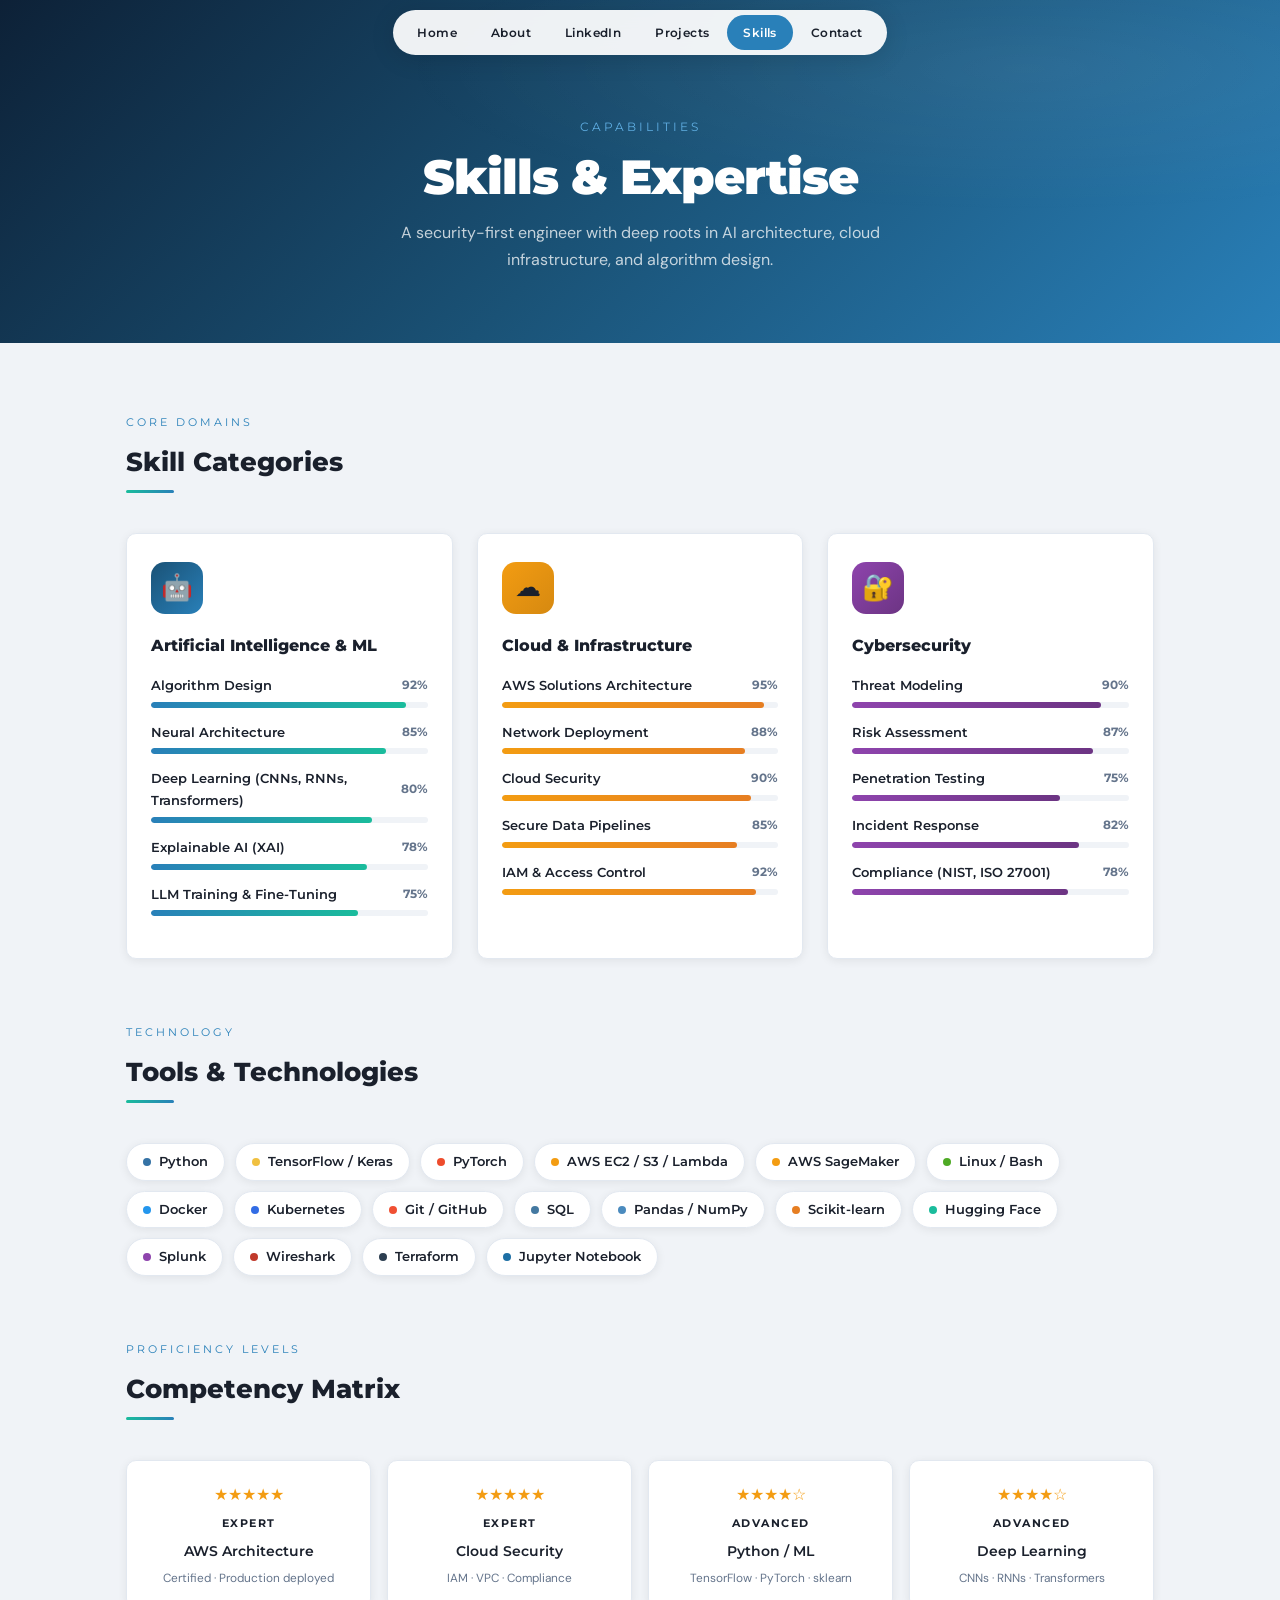
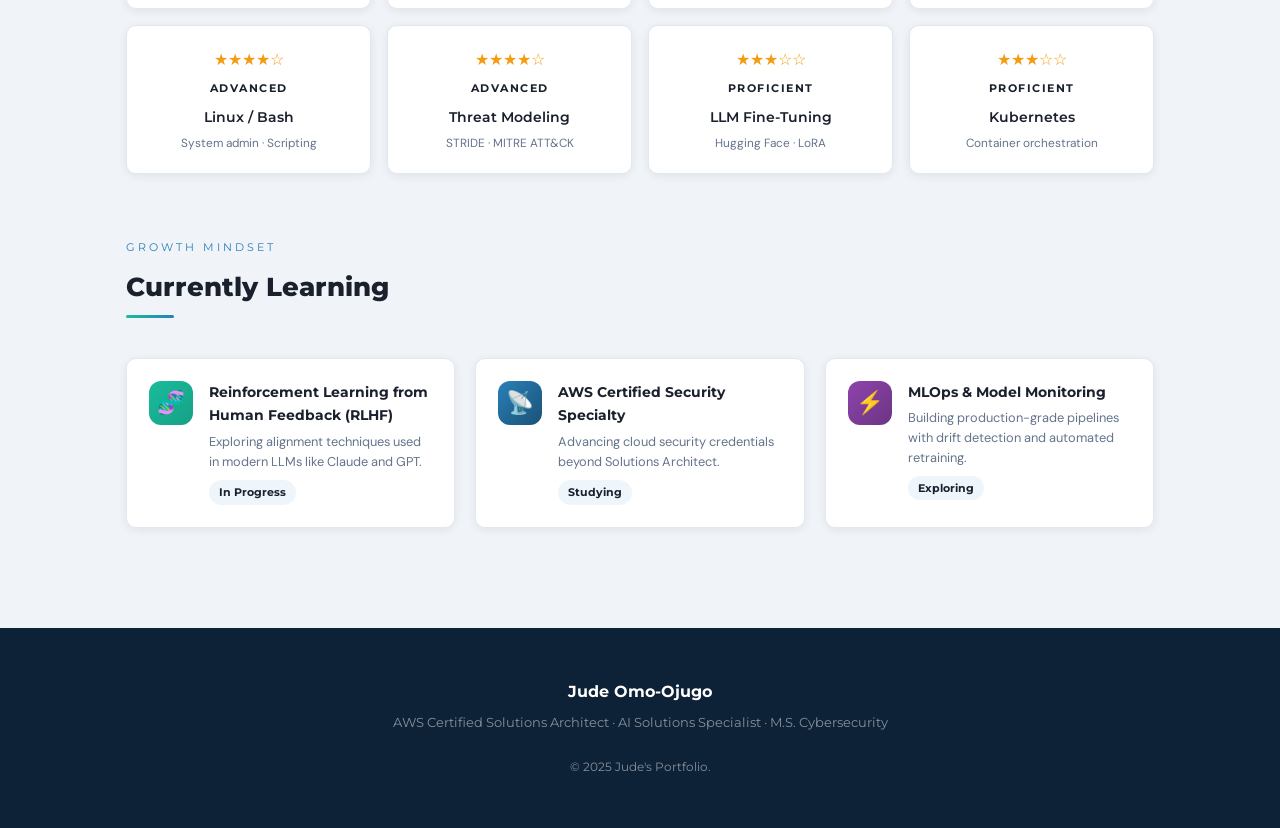
<file: skills.html>
<!DOCTYPE html>
<html lang="en">
<head>
  <meta charset="UTF-8">
  <meta name="viewport" content="width=device-width, initial-scale=1.0">
  <title>Skills — Dayo's Portfolio</title>
  <link rel="stylesheet" href="theme.css">
  <style>
    .cat-grid{display:grid;grid-template-columns:repeat(3,1fr);gap:24px;margin-bottom:64px;}
    .cat-card{background:var(--c-surface);border:1px solid var(--c-border);border-radius:var(--radius);padding:28px 24px;box-shadow:var(--shadow-sm);transition:transform .25s var(--ease),box-shadow .25s var(--ease);}
    .cat-card:hover{transform:translateY(-5px);box-shadow:var(--shadow-md);}
    .cat-icon{width:52px;height:52px;border-radius:14px;display:flex;align-items:center;justify-content:center;font-size:1.6rem;margin-bottom:18px;}
    .cat-card h3{font-family:var(--font-display);font-size:1rem;font-weight:800;color:var(--c-text);margin-bottom:16px;}
    .prof-item{margin-bottom:14px;}
    .prof-label{display:flex;justify-content:space-between;align-items:center;margin-bottom:5px;}
    .prof-name{font-family:var(--font-display);font-size:.8rem;font-weight:600;color:var(--c-text);}
    .prof-pct{font-family:var(--font-display);font-size:.72rem;font-weight:700;color:var(--c-muted);}
    .prof-track{height:6px;background:var(--c-bg);border-radius:3px;overflow:hidden;}
    .prof-fill{height:100%;border-radius:3px;}
    .tool-cloud{display:flex;flex-wrap:wrap;gap:10px;margin-bottom:64px;}
    .tool-chip{display:flex;align-items:center;gap:8px;background:var(--c-surface);border:1px solid var(--c-border);border-radius:30px;padding:7px 16px;font-family:var(--font-display);font-size:.8rem;font-weight:600;color:var(--c-text);box-shadow:var(--shadow-sm);transition:transform .2s var(--ease),box-shadow .2s var(--ease),border-color .2s;}
    .tool-chip:hover{transform:translateY(-3px);box-shadow:var(--shadow-md);border-color:var(--c-hero-light);}
    .tool-chip .dot{width:8px;height:8px;border-radius:50%;flex-shrink:0;}
    .matrix-grid{display:grid;grid-template-columns:repeat(4,1fr);gap:16px;margin-bottom:64px;}
    .matrix-cell{background:var(--c-surface);border:1px solid var(--c-border);border-radius:var(--radius);padding:20px 16px;text-align:center;box-shadow:var(--shadow-sm);transition:transform .22s var(--ease);}
    .matrix-cell:hover{transform:scale(1.03);}
    .matrix-level{font-family:var(--font-display);font-size:.68rem;font-weight:700;text-transform:uppercase;letter-spacing:1.5px;margin-bottom:8px;}
    .matrix-skill{font-size:.86rem;font-weight:600;color:var(--c-text);margin-bottom:4px;font-family:var(--font-display);}
    .matrix-sub{font-size:.74rem;color:var(--c-muted);}
    .stars{color:#f39c12;font-size:1rem;margin-bottom:6px;}
    .learning-grid{display:grid;grid-template-columns:repeat(auto-fill,minmax(260px,1fr));gap:20px;}
    .learn-card{background:var(--c-surface);border:1px solid var(--c-border);border-radius:var(--radius);padding:22px;display:flex;gap:16px;align-items:flex-start;box-shadow:var(--shadow-sm);}
    .learn-icon{width:44px;height:44px;border-radius:12px;display:flex;align-items:center;justify-content:center;font-size:1.4rem;flex-shrink:0;}
    .learn-title{font-family:var(--font-display);font-size:.88rem;font-weight:700;color:var(--c-text);margin-bottom:4px;}
    .learn-desc{font-size:.8rem;color:var(--c-muted);line-height:1.55;}
    .progress-pill{display:inline-block;margin-top:8px;font-family:var(--font-display);font-size:.68rem;font-weight:700;padding:3px 10px;border-radius:20px;background:#eef5fb;color:var(--c-hero-bright);}
    @media(max-width:900px){.cat-grid{grid-template-columns:1fr 1fr;}.matrix-grid{grid-template-columns:1fr 1fr;}}
    @media(max-width:580px){.cat-grid{grid-template-columns:1fr;}}
  </style>
</head>
<body>
<nav class="site-nav">
  <div class="nav-pill">
    <a href="index.html">Home</a>
    <a href="about.html">About</a>
    <a href="linkedin.html">LinkedIn</a>
    <a href="projects.html">Projects</a>
    <a href="skills.html" class="active">Skills</a>
    <a href="contact.html">Contact</a>
  </div>
</nav>
<header class="page-hero">
  <p class="page-hero__eyebrow fade-up">Capabilities</p>
  <h1 class="page-hero__title fade-up delay-1">Skills &amp; Expertise</h1>
  <p class="page-hero__sub fade-up delay-2">A security-first engineer with deep roots in AI architecture, cloud infrastructure, and algorithm design.</p>
</header>
<div class="page-body">

  <div class="sec-eyebrow fade-up">Core Domains</div>
  <h2 class="sec-title fade-up">Skill Categories</h2>
  <div class="sec-rule fade-up"></div>

  <div class="cat-grid fade-up delay-1">
    <div class="cat-card">
      <div class="cat-icon" style="background:linear-gradient(135deg,#1a5276,#2980b9);">🤖</div>
      <h3>Artificial Intelligence &amp; ML</h3>
      <div class="prof-item"><div class="prof-label"><span class="prof-name">Algorithm Design</span><span class="prof-pct">92%</span></div><div class="prof-track"><div class="prof-fill" style="width:92%;background:linear-gradient(90deg,#2980b9,#1abc9c);"></div></div></div>
      <div class="prof-item"><div class="prof-label"><span class="prof-name">Neural Architecture</span><span class="prof-pct">85%</span></div><div class="prof-track"><div class="prof-fill" style="width:85%;background:linear-gradient(90deg,#2980b9,#1abc9c);"></div></div></div>
      <div class="prof-item"><div class="prof-label"><span class="prof-name">Deep Learning (CNNs, RNNs, Transformers)</span><span class="prof-pct">80%</span></div><div class="prof-track"><div class="prof-fill" style="width:80%;background:linear-gradient(90deg,#2980b9,#1abc9c);"></div></div></div>
      <div class="prof-item"><div class="prof-label"><span class="prof-name">Explainable AI (XAI)</span><span class="prof-pct">78%</span></div><div class="prof-track"><div class="prof-fill" style="width:78%;background:linear-gradient(90deg,#2980b9,#1abc9c);"></div></div></div>
      <div class="prof-item"><div class="prof-label"><span class="prof-name">LLM Training &amp; Fine-Tuning</span><span class="prof-pct">75%</span></div><div class="prof-track"><div class="prof-fill" style="width:75%;background:linear-gradient(90deg,#2980b9,#1abc9c);"></div></div></div>
    </div>
    <div class="cat-card">
      <div class="cat-icon" style="background:linear-gradient(135deg,#f39c12,#d68910);">☁</div>
      <h3>Cloud &amp; Infrastructure</h3>
      <div class="prof-item"><div class="prof-label"><span class="prof-name">AWS Solutions Architecture</span><span class="prof-pct">95%</span></div><div class="prof-track"><div class="prof-fill" style="width:95%;background:linear-gradient(90deg,#f39c12,#e67e22);"></div></div></div>
      <div class="prof-item"><div class="prof-label"><span class="prof-name">Network Deployment</span><span class="prof-pct">88%</span></div><div class="prof-track"><div class="prof-fill" style="width:88%;background:linear-gradient(90deg,#f39c12,#e67e22);"></div></div></div>
      <div class="prof-item"><div class="prof-label"><span class="prof-name">Cloud Security</span><span class="prof-pct">90%</span></div><div class="prof-track"><div class="prof-fill" style="width:90%;background:linear-gradient(90deg,#f39c12,#e67e22);"></div></div></div>
      <div class="prof-item"><div class="prof-label"><span class="prof-name">Secure Data Pipelines</span><span class="prof-pct">85%</span></div><div class="prof-track"><div class="prof-fill" style="width:85%;background:linear-gradient(90deg,#f39c12,#e67e22);"></div></div></div>
      <div class="prof-item"><div class="prof-label"><span class="prof-name">IAM &amp; Access Control</span><span class="prof-pct">92%</span></div><div class="prof-track"><div class="prof-fill" style="width:92%;background:linear-gradient(90deg,#f39c12,#e67e22);"></div></div></div>
    </div>
    <div class="cat-card">
      <div class="cat-icon" style="background:linear-gradient(135deg,#8e44ad,#6c3483);">🔐</div>
      <h3>Cybersecurity</h3>
      <div class="prof-item"><div class="prof-label"><span class="prof-name">Threat Modeling</span><span class="prof-pct">90%</span></div><div class="prof-track"><div class="prof-fill" style="width:90%;background:linear-gradient(90deg,#8e44ad,#6c3483);"></div></div></div>
      <div class="prof-item"><div class="prof-label"><span class="prof-name">Risk Assessment</span><span class="prof-pct">87%</span></div><div class="prof-track"><div class="prof-fill" style="width:87%;background:linear-gradient(90deg,#8e44ad,#6c3483);"></div></div></div>
      <div class="prof-item"><div class="prof-label"><span class="prof-name">Penetration Testing</span><span class="prof-pct">75%</span></div><div class="prof-track"><div class="prof-fill" style="width:75%;background:linear-gradient(90deg,#8e44ad,#6c3483);"></div></div></div>
      <div class="prof-item"><div class="prof-label"><span class="prof-name">Incident Response</span><span class="prof-pct">82%</span></div><div class="prof-track"><div class="prof-fill" style="width:82%;background:linear-gradient(90deg,#8e44ad,#6c3483);"></div></div></div>
      <div class="prof-item"><div class="prof-label"><span class="prof-name">Compliance (NIST, ISO 27001)</span><span class="prof-pct">78%</span></div><div class="prof-track"><div class="prof-fill" style="width:78%;background:linear-gradient(90deg,#8e44ad,#6c3483);"></div></div></div>
    </div>
  </div>

  <div class="sec-eyebrow fade-up">Technology</div>
  <h2 class="sec-title fade-up">Tools &amp; Technologies</h2>
  <div class="sec-rule fade-up"></div>
  <div class="tool-cloud fade-up delay-1">
    <div class="tool-chip"><span class="dot" style="background:#3572a5;"></span>Python</div>
    <div class="tool-chip"><span class="dot" style="background:#f0c040;"></span>TensorFlow / Keras</div>
    <div class="tool-chip"><span class="dot" style="background:#ee4c2c;"></span>PyTorch</div>
    <div class="tool-chip"><span class="dot" style="background:#f39c12;"></span>AWS EC2 / S3 / Lambda</div>
    <div class="tool-chip"><span class="dot" style="background:#f39c12;"></span>AWS SageMaker</div>
    <div class="tool-chip"><span class="dot" style="background:#4eaa25;"></span>Linux / Bash</div>
    <div class="tool-chip"><span class="dot" style="background:#2496ed;"></span>Docker</div>
    <div class="tool-chip"><span class="dot" style="background:#326ce5;"></span>Kubernetes</div>
    <div class="tool-chip"><span class="dot" style="background:#f05033;"></span>Git / GitHub</div>
    <div class="tool-chip"><span class="dot" style="background:#4479a1;"></span>SQL</div>
    <div class="tool-chip"><span class="dot" style="background:#4b8bbe;"></span>Pandas / NumPy</div>
    <div class="tool-chip"><span class="dot" style="background:#e67e22;"></span>Scikit-learn</div>
    <div class="tool-chip"><span class="dot" style="background:#1abc9c;"></span>Hugging Face</div>
    <div class="tool-chip"><span class="dot" style="background:#8e44ad;"></span>Splunk</div>
    <div class="tool-chip"><span class="dot" style="background:#c0392b;"></span>Wireshark</div>
    <div class="tool-chip"><span class="dot" style="background:#2c3e50;"></span>Terraform</div>
    <div class="tool-chip"><span class="dot" style="background:#1d6fa5;"></span>Jupyter Notebook</div>
  </div>

  <div class="sec-eyebrow fade-up">Proficiency Levels</div>
  <h2 class="sec-title fade-up">Competency Matrix</h2>
  <div class="sec-rule fade-up"></div>
  <div class="matrix-grid fade-up delay-1">
    <div class="matrix-cell"><div class="stars">★★★★★</div><div class="matrix-level" style="color:var(--c-green);">Expert</div><div class="matrix-skill">AWS Architecture</div><div class="matrix-sub">Certified · Production deployed</div></div>
    <div class="matrix-cell"><div class="stars">★★★★★</div><div class="matrix-level" style="color:var(--c-green);">Expert</div><div class="matrix-skill">Cloud Security</div><div class="matrix-sub">IAM · VPC · Compliance</div></div>
    <div class="matrix-cell"><div class="stars">★★★★☆</div><div class="matrix-level" style="color:var(--c-hero-bright);">Advanced</div><div class="matrix-skill">Python / ML</div><div class="matrix-sub">TensorFlow · PyTorch · sklearn</div></div>
    <div class="matrix-cell"><div class="stars">★★★★☆</div><div class="matrix-level" style="color:var(--c-hero-bright);">Advanced</div><div class="matrix-skill">Deep Learning</div><div class="matrix-sub">CNNs · RNNs · Transformers</div></div>
    <div class="matrix-cell"><div class="stars">★★★★☆</div><div class="matrix-level" style="color:var(--c-hero-bright);">Advanced</div><div class="matrix-skill">Linux / Bash</div><div class="matrix-sub">System admin · Scripting</div></div>
    <div class="matrix-cell"><div class="stars">★★★★☆</div><div class="matrix-level" style="color:var(--c-hero-bright);">Advanced</div><div class="matrix-skill">Threat Modeling</div><div class="matrix-sub">STRIDE · MITRE ATT&amp;CK</div></div>
    <div class="matrix-cell"><div class="stars">★★★☆☆</div><div class="matrix-level" style="color:var(--c-orange);">Proficient</div><div class="matrix-skill">LLM Fine-Tuning</div><div class="matrix-sub">Hugging Face · LoRA</div></div>
    <div class="matrix-cell"><div class="stars">★★★☆☆</div><div class="matrix-level" style="color:var(--c-orange);">Proficient</div><div class="matrix-skill">Kubernetes</div><div class="matrix-sub">Container orchestration</div></div>
  </div>

  <div class="sec-eyebrow fade-up">Growth Mindset</div>
  <h2 class="sec-title fade-up">Currently Learning</h2>
  <div class="sec-rule fade-up"></div>
  <div class="learning-grid fade-up delay-1">
    <div class="learn-card"><div class="learn-icon" style="background:linear-gradient(135deg,#1abc9c,#16a085);">🧬</div><div><div class="learn-title">Reinforcement Learning from Human Feedback (RLHF)</div><div class="learn-desc">Exploring alignment techniques used in modern LLMs like Claude and GPT.</div><span class="progress-pill">In Progress</span></div></div>
    <div class="learn-card"><div class="learn-icon" style="background:linear-gradient(135deg,#2980b9,#1a5276);">📡</div><div><div class="learn-title">AWS Certified Security Specialty</div><div class="learn-desc">Advancing cloud security credentials beyond Solutions Architect.</div><span class="progress-pill">Studying</span></div></div>
    <div class="learn-card"><div class="learn-icon" style="background:linear-gradient(135deg,#8e44ad,#6c3483);">⚡</div><div><div class="learn-title">MLOps &amp; Model Monitoring</div><div class="learn-desc">Building production-grade pipelines with drift detection and automated retraining.</div><span class="progress-pill">Exploring</span></div></div>
  </div>

</div>
<footer class="site-footer"><strong>Jude Omo-Ojugo</strong>AWS Certified Solutions Architect · AI Solutions Specialist · M.S. Cybersecurity<br><br><span style="font-size:.75rem;">© 2025 Jude's Portfolio.</span></footer>
</body>
</html>
</file>
<file: theme.css>
/* ============================================================
   DAYO'S PORTFOLIO — theme.css
   8 color themes + shared design system
   ============================================================ */

@import url('https://fonts.googleapis.com/css2?family=Montserrat:wght@400;500;600;700;900&family=DM+Sans:wght@300;400;500&display=swap');

/* ══════════════════════════════════════════
   8 THEME DEFINITIONS
   Applied via <body data-theme="...">
   ══════════════════════════════════════════ */

/* 1. Ocean Blue (default) */
[data-theme="ocean"], body:not([data-theme]) {
  --t-hero-dark:   #0d2137;
  --t-hero-mid:    #1a5276;
  --t-hero-bright: #2980b9;
  --t-hero-light:  #5dade2;
  --t-accent:      #1abc9c;
  --t-accent2:     #e67e22;
}
/* 2. Forest Green */
[data-theme="forest"] {
  --t-hero-dark:   #0d2a1a;
  --t-hero-mid:    #1a5c34;
  --t-hero-bright: #27ae60;
  --t-hero-light:  #58d68d;
  --t-accent:      #f39c12;
  --t-accent2:     #2980b9;
}
/* 3. Sunset Orange */
[data-theme="sunset"] {
  --t-hero-dark:   #2c1503;
  --t-hero-mid:    #7d3c10;
  --t-hero-bright: #e67e22;
  --t-hero-light:  #f0a05a;
  --t-accent:      #e74c3c;
  --t-accent2:     #2980b9;
}
/* 4. Deep Purple */
[data-theme="purple"] {
  --t-hero-dark:   #1a0a2e;
  --t-hero-mid:    #512e8e;
  --t-hero-bright: #8e44ad;
  --t-hero-light:  #bb8fce;
  --t-accent:      #1abc9c;
  --t-accent2:     #e67e22;
}
/* 5. Midnight Slate */
[data-theme="midnight"] {
  --t-hero-dark:   #0a0e1a;
  --t-hero-mid:    #1c2541;
  --t-hero-bright: #3d5a80;
  --t-hero-light:  #98c1d9;
  --t-accent:      #e0fbfc;
  --t-accent2:     #ee6c4d;
}
/* 6. Crimson Red */
[data-theme="crimson"] {
  --t-hero-dark:   #2c0a0a;
  --t-hero-mid:    #7b1c1c;
  --t-hero-bright: #c0392b;
  --t-hero-light:  #e57373;
  --t-accent:      #f39c12;
  --t-accent2:     #2980b9;
}
/* 7. Teal Cyber */
[data-theme="teal"] {
  --t-hero-dark:   #031a1a;
  --t-hero-mid:    #0e4d4d;
  --t-hero-bright: #00897b;
  --t-hero-light:  #4db6ac;
  --t-accent:      #f06292;
  --t-accent2:     #ffb300;
}
/* 8. Golden Sand */
[data-theme="gold"] {
  --t-hero-dark:   #1a1200;
  --t-hero-mid:    #7d6510;
  --t-hero-bright: #d4ac0d;
  --t-hero-light:  #f7dc6f;
  --t-accent:      #e74c3c;
  --t-accent2:     #2980b9;
}

/* ══════════════════════════════════════════
   DESIGN TOKENS
   ══════════════════════════════════════════ */
:root {
  --font-display: 'Montserrat', sans-serif;
  --font-body:    'DM Sans', sans-serif;
  --c-bg:      #f0f3f7;
  --c-surface: #ffffff;
  --c-border:  #e2e8f0;
  --c-text:    #1a202c;
  --c-muted:   #64748b;
  --c-faint:   #94a3b8;
  --nav-h:     58px;
  --radius:    10px;
  --shadow-sm: 0 2px 10px rgba(0,0,0,.07);
  --shadow-md: 0 8px 28px rgba(0,0,0,.11);
  --shadow-lg: 0 20px 60px rgba(0,0,0,.16);
  --ease:      cubic-bezier(.4,0,.2,1);
}

/* ══════════════════════════════════════════
   RESET
   ══════════════════════════════════════════ */
*, *::before, *::after { box-sizing: border-box; margin: 0; padding: 0; }
html { scroll-behavior: smooth; }
body {
  font-family: var(--font-body);
  color: var(--c-text);
  background: var(--c-bg);
  line-height: 1.7;
  overflow-x: hidden;
}
img { display: block; max-width: 100%; }
a   { text-decoration: none; color: inherit; }
ul  { list-style: none; }

/* ══════════════════════════════════════════
   NAVIGATION
   ══════════════════════════════════════════ */
.site-nav {
  position: fixed;
  top: 0; left: 0; right: 0;
  z-index: 300;
  display: flex;
  justify-content: center;
  padding: 10px 20px;
  pointer-events: none;
}
.nav-pill {
  display: flex;
  gap: 2px;
  background: rgba(255,255,255,.93);
  border-radius: 40px;
  padding: 5px 8px;
  box-shadow: 0 4px 24px rgba(0,0,0,.13);
  backdrop-filter: blur(10px);
  pointer-events: all;
}
.nav-pill a {
  font-family: var(--font-display);
  font-size: .78rem;
  font-weight: 600;
  letter-spacing: .4px;
  color: var(--c-text);
  padding: 7px 16px;
  border-radius: 30px;
  transition: background .22s var(--ease), color .22s var(--ease);
  white-space: nowrap;
}
.nav-pill a:hover,
.nav-pill a.active {
  background: var(--t-hero-bright);
  color: #fff;
}

/* ══════════════════════════════════════════
   THEME SWITCHER WIDGET
   ══════════════════════════════════════════ */
.theme-switcher {
  position: fixed;
  right: 20px;
  bottom: 20px;
  z-index: 400;
}
.theme-toggle-btn {
  width: 50px; height: 50px;
  border-radius: 50%;
  border: none;
  background: var(--t-hero-bright);
  color: #fff;
  font-size: 1.4rem;
  cursor: pointer;
  box-shadow: 0 4px 20px rgba(0,0,0,.25);
  transition: transform .2s var(--ease), background .3s;
  display: flex; align-items: center; justify-content: center;
}
.theme-toggle-btn:hover { transform: scale(1.1) rotate(20deg); }

.theme-panel {
  position: absolute;
  bottom: 62px;
  right: 0;
  background: var(--c-surface);
  border: 1px solid var(--c-border);
  border-radius: 16px;
  padding: 18px;
  box-shadow: var(--shadow-lg);
  width: 210px;
  display: none;
}
.theme-panel.open { display: block; animation: fadeUp .2s var(--ease); }

.theme-panel h4 {
  font-family: var(--font-display);
  font-size: .68rem;
  text-transform: uppercase;
  letter-spacing: 1.5px;
  color: var(--c-faint);
  margin-bottom: 12px;
}
.theme-options {
  display: grid;
  grid-template-columns: 1fr 1fr;
  gap: 8px;
}
.theme-opt {
  display: flex;
  align-items: center;
  gap: 8px;
  padding: 8px 10px;
  border-radius: 8px;
  border: 1.5px solid var(--c-border);
  cursor: pointer;
  font-family: var(--font-display);
  font-size: .72rem;
  font-weight: 600;
  color: var(--c-text);
  background: var(--c-surface);
  transition: border-color .2s, background .2s;
}
.theme-opt:hover   { border-color: var(--t-hero-bright); background: #f8fafc; }
.theme-opt.active  { border-color: var(--t-hero-bright); background: #eef5fb; }
.theme-swatch {
  width: 16px; height: 16px;
  border-radius: 50%;
  flex-shrink: 0;
  border: 2px solid rgba(0,0,0,.1);
}

/* ══════════════════════════════════════════
   PAGE HERO BANNER
   ══════════════════════════════════════════ */
.page-hero {
  min-height: 300px;
  background: linear-gradient(135deg, var(--t-hero-dark) 0%, var(--t-hero-mid) 50%, var(--t-hero-bright) 100%);
  display: flex;
  flex-direction: column;
  align-items: center;
  justify-content: center;
  text-align: center;
  padding: calc(var(--nav-h) + 60px) 24px 70px;
  position: relative;
  overflow: hidden;
}
.page-hero::after {
  content: '';
  position: absolute; inset: 0;
  background: radial-gradient(ellipse 70% 60% at 80% 20%, rgba(255,255,255,.06) 0%, transparent 70%);
  pointer-events: none;
}
.page-hero__eyebrow {
  font-family: var(--font-display);
  font-size: .72rem;
  letter-spacing: 3px;
  text-transform: uppercase;
  color: var(--t-hero-light);
  margin-bottom: 12px;
}
.page-hero__title {
  font-family: var(--font-display);
  font-size: clamp(2rem, 5vw, 3rem);
  font-weight: 900;
  color: #fff;
  letter-spacing: -1px;
  line-height: 1.15;
  margin-bottom: 14px;
}
.page-hero__sub {
  font-size: 1rem;
  color: rgba(255,255,255,.75);
  max-width: 560px;
}

/* ══════════════════════════════════════════
   CONTENT WRAPPER
   ══════════════════════════════════════════ */
.page-body {
  max-width: 1100px;
  margin: 0 auto;
  padding: 70px 36px 100px;
}

/* ══════════════════════════════════════════
   SECTION HEADINGS
   ══════════════════════════════════════════ */
.sec-eyebrow {
  font-family: var(--font-display);
  font-size: .7rem;
  letter-spacing: 3px;
  text-transform: uppercase;
  color: var(--t-hero-bright);
  margin-bottom: 8px;
}
.sec-title {
  font-family: var(--font-display);
  font-size: 1.6rem;
  font-weight: 800;
  color: var(--c-text);
  margin-bottom: 6px;
}
.sec-rule {
  width: 48px; height: 3px;
  border-radius: 2px;
  background: linear-gradient(90deg, var(--t-accent), var(--t-hero-bright));
  margin-bottom: 40px;
}

/* ══════════════════════════════════════════
   SHARED COMPONENTS
   ══════════════════════════════════════════ */
.tag-list { display: flex; flex-wrap: wrap; gap: 8px; }
.tag {
  background: #eef5fb;
  border: 1px solid var(--c-border);
  border-radius: 4px;
  padding: 4px 12px;
  font-size: .78rem;
  font-weight: 600;
  color: var(--t-hero-mid);
  font-family: var(--font-display);
}

.btn {
  display: inline-flex; align-items: center; gap: 8px;
  font-family: var(--font-display);
  font-size: .82rem; font-weight: 700; letter-spacing: .5px;
  padding: 10px 24px; border-radius: 30px;
  cursor: pointer; border: none;
  transition: background .22s var(--ease), transform .18s var(--ease), box-shadow .22s var(--ease);
}
.btn-primary {
  background: var(--t-hero-bright); color: #fff;
  box-shadow: 0 4px 16px rgba(0,0,0,.2);
}
.btn-primary:hover { background: var(--t-hero-mid); transform: translateY(-2px); }
.btn-outline {
  background: transparent; color: var(--t-hero-bright);
  border: 2px solid var(--t-hero-bright);
}
.btn-outline:hover { background: var(--t-hero-bright); color: #fff; transform: translateY(-2px); }

.data-table { width: 100%; border-collapse: collapse; font-size: .88rem; margin: 24px 0; }
.data-table th, .data-table td {
  text-align: left; padding: 13px 14px;
  border-bottom: 1px solid var(--c-border); vertical-align: top;
}
.data-table th {
  background: #f8fafc; font-family: var(--font-display);
  font-size: .75rem; color: var(--c-muted);
  letter-spacing: .5px; text-transform: uppercase;
}

.divider { border: none; border-top: 1px solid var(--c-border); margin: 60px 0; }

/* ══════════════════════════════════════════
   FOOTER
   ══════════════════════════════════════════ */
.site-footer {
  background: var(--t-hero-dark);
  color: rgba(255,255,255,.5);
  text-align: center;
  padding: 50px 20px;
  font-size: .82rem;
  font-family: var(--font-display);
}
.site-footer strong { color: #fff; display: block; font-size: 1rem; margin-bottom: 6px; }
.footer-links {
  display: flex; justify-content: center;
  gap: 8px; flex-wrap: wrap; margin: 14px 0 20px;
}
.footer-links a {
  color: rgba(255,255,255,.55); font-size: .78rem; font-weight: 600;
  padding: 4px 14px; border-radius: 20px;
  border: 1px solid rgba(255,255,255,.15);
  transition: background .2s, color .2s;
}
.footer-links a:hover { background: var(--t-hero-bright); color: #fff; border-color: transparent; }

/* ══════════════════════════════════════════
   ANIMATIONS
   ══════════════════════════════════════════ */
@keyframes fadeUp {
  from { opacity: 0; transform: translateY(24px); }
  to   { opacity: 1; transform: translateY(0); }
}
.fade-up  { animation: fadeUp .65s var(--ease) both; }
.delay-1  { animation-delay: .1s; }
.delay-2  { animation-delay: .22s; }
.delay-3  { animation-delay: .34s; }
.delay-4  { animation-delay: .46s; }

/* ══════════════════════════════════════════
   RESPONSIVE
   ══════════════════════════════════════════ */
@media (max-width: 768px) {
  .page-body { padding: 50px 20px 80px; }
  .nav-pill a { padding: 6px 10px; font-size: .7rem; }
}


/* ══════════════════════════════════════════
   BACK TO TOP BUTTON
   ══════════════════════════════════════════ */
.back-to-top {
  position: fixed;
  right: 20px;
  bottom: 20px;
  width: 46px;
  height: 46px;
  border-radius: 50%;
  background: var(--t-hero-bright);
  color: #fff;
  display: flex;
  align-items: center;
  justify-content: center;
  box-shadow: var(--shadow-md);
  font-size: 1.2rem;
  cursor: pointer;
  z-index: 350;
  opacity: 0;
  pointer-events: none;
  transform: translateY(8px);
  transition: opacity .25s var(--ease), transform .25s var(--ease), background .2s var(--ease);
}
.back-to-top:hover {
  background: var(--t-hero-mid);
}
.back-to-top.show {
  opacity: 1;
  pointer-events: auto;
  transform: translateY(0);
}
</file>
